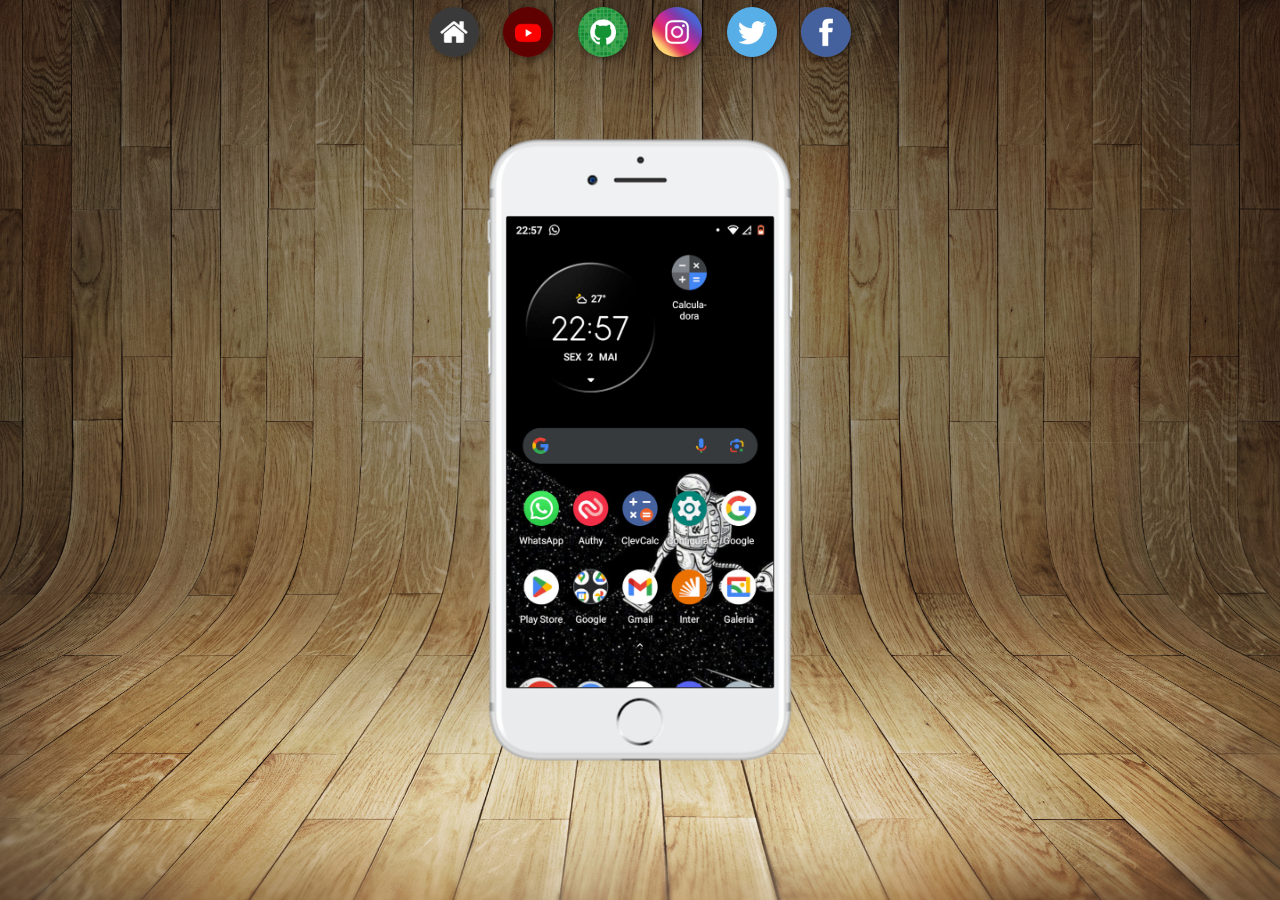
<file: index.html>
<!DOCTYPE html>
<html lang="pt-br">
<head>
    <meta charset="UTF-8">
    <meta name="viewport" content="width=device-width, initial-scale=1.0">
    <title>Projeto Redes Sociais</title>
    <link rel="shortcut icon" href="favicon.ico" type="image/x-icon">
    <link rel="stylesheet" href="estilos/style.css">
</head>
<body>
    <main>
        <section id="telefone">
            <iframe src="pages/home.html" frameborder="0" name="tela" id="tela">
                Infelizmente seu navegador não é compatível com isso.
            </iframe>
        </section>
        <section id="redes-sociais">
            <a href="pages/home.html" target="tela"><img src="imagens/logo-home.jpg" alt="Página Home"></a>
            <a href="pages/youtube.html" target="tela"><img src="imagens//logo-youtube.jpg" alt="Página Youtube"></a>
            <a href="pages/github.html" target="tela"><img src="imagens/logo-github.jpg" alt="Página Github"></a>
            <a href="pages/instagram.html" target="tela"><img src="imagens/logo-instagram.jpg" alt="Página Instagram"></a>
            <a href="pages/twitter.html" target="tela"><img src="imagens/logo-twitter.jpg" alt="Página Twitter"></a>
            <a href="pages/facebook.html" target="tela"><img src="imagens/logo-facebook.jpg" alt="Página Facebook"></a>
        </section>
    </main>
</body>
</html>
</file>
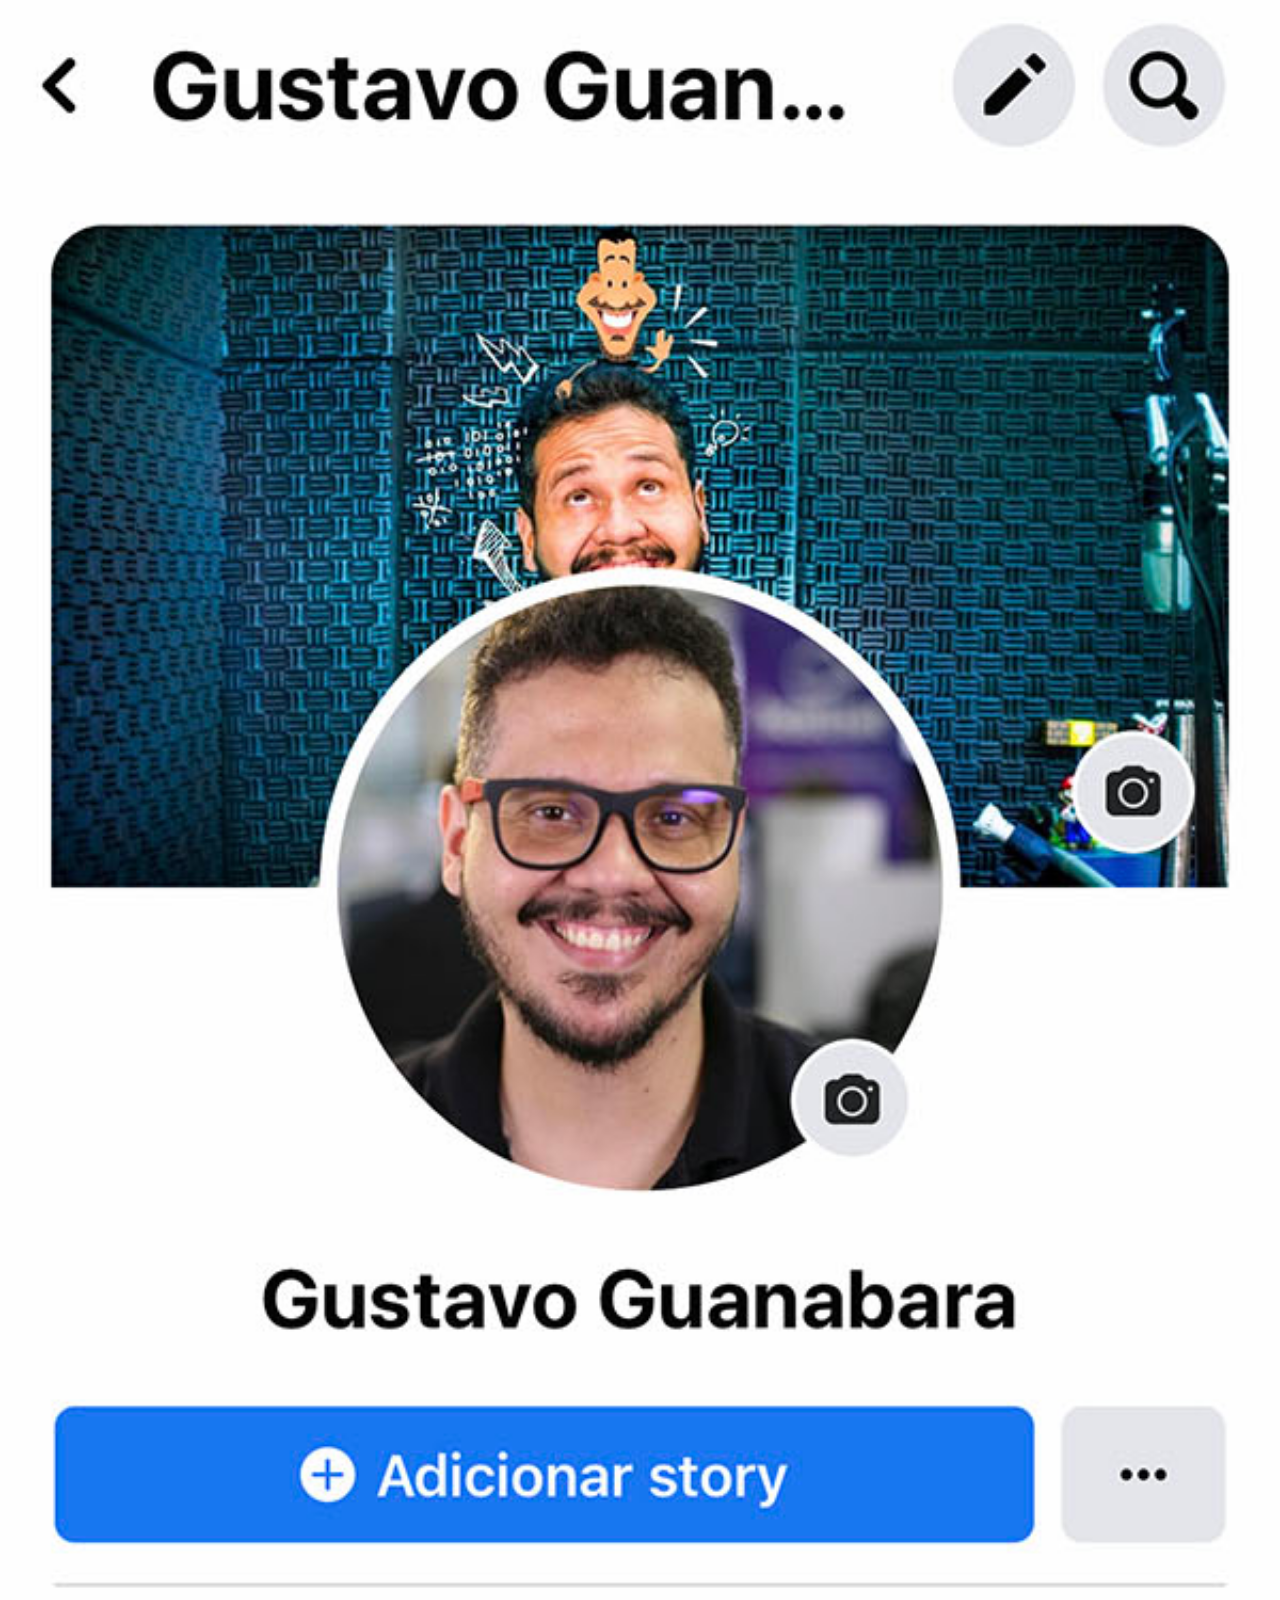
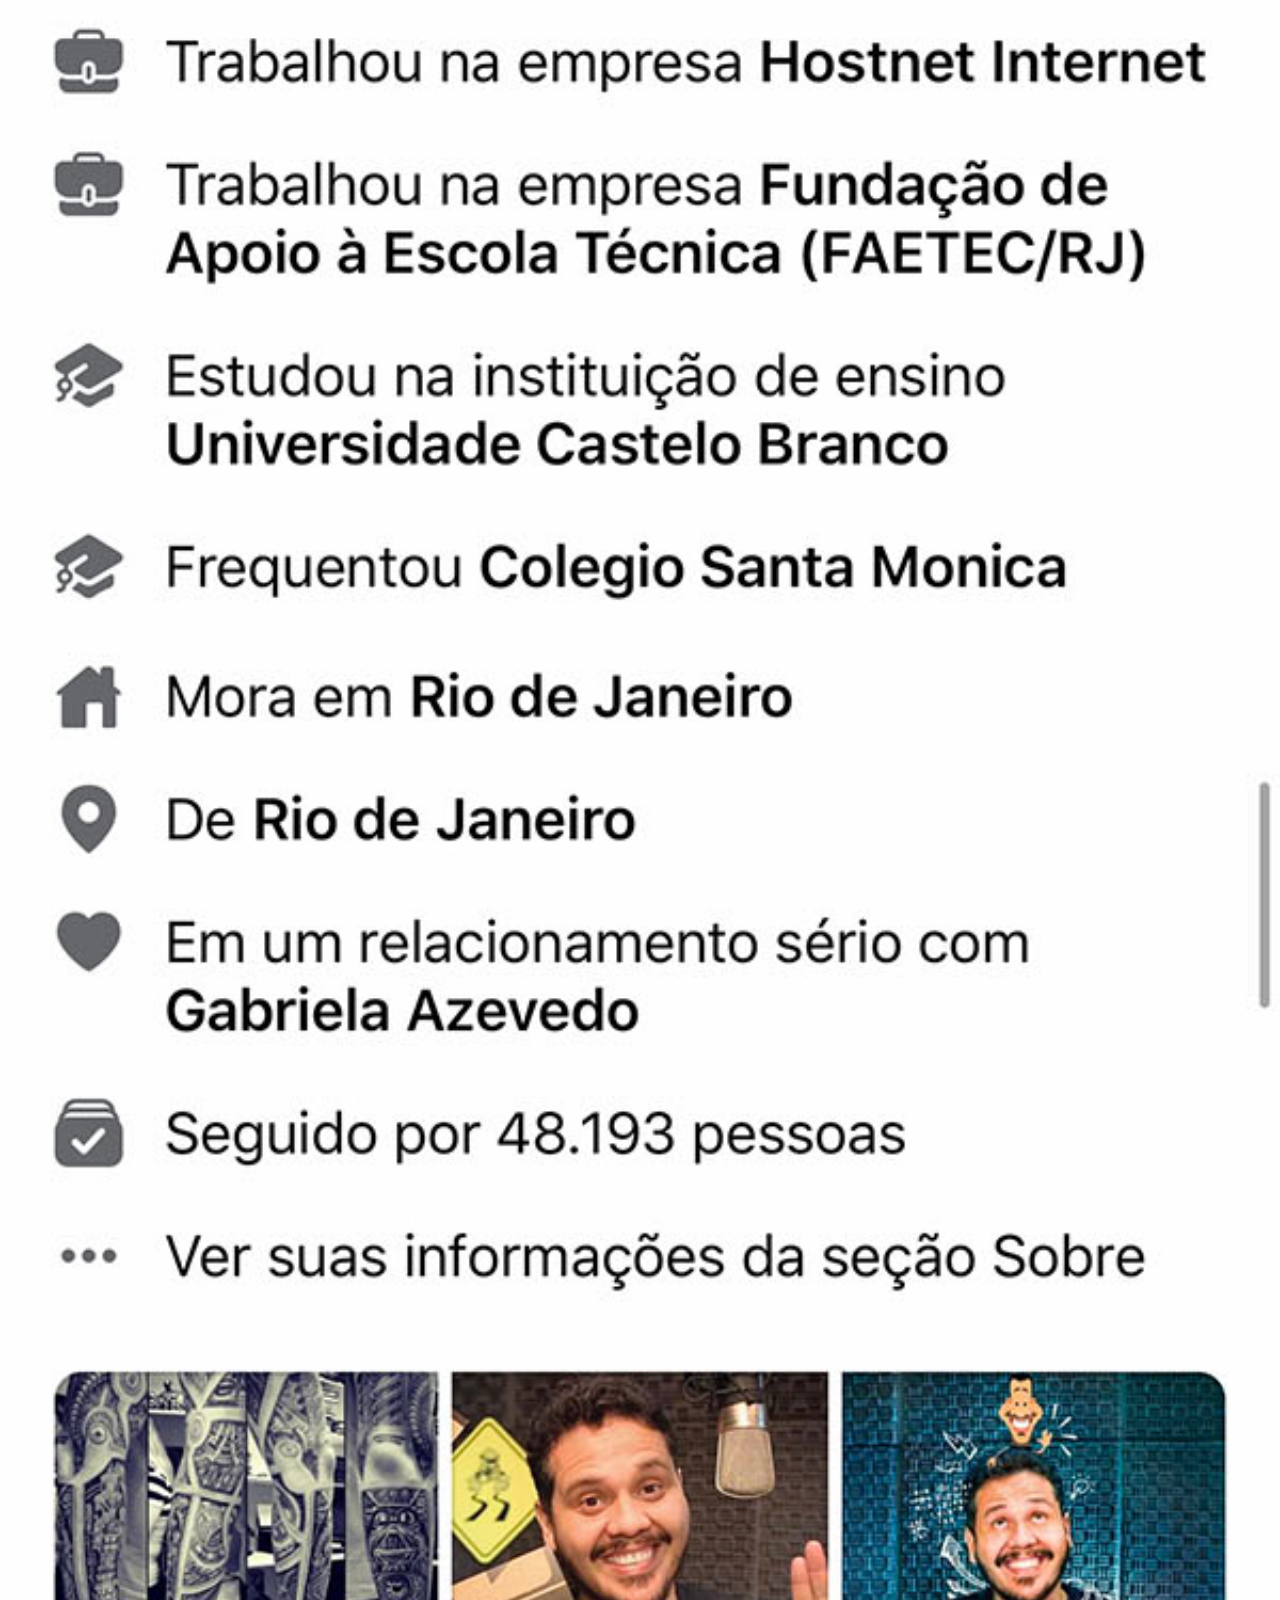
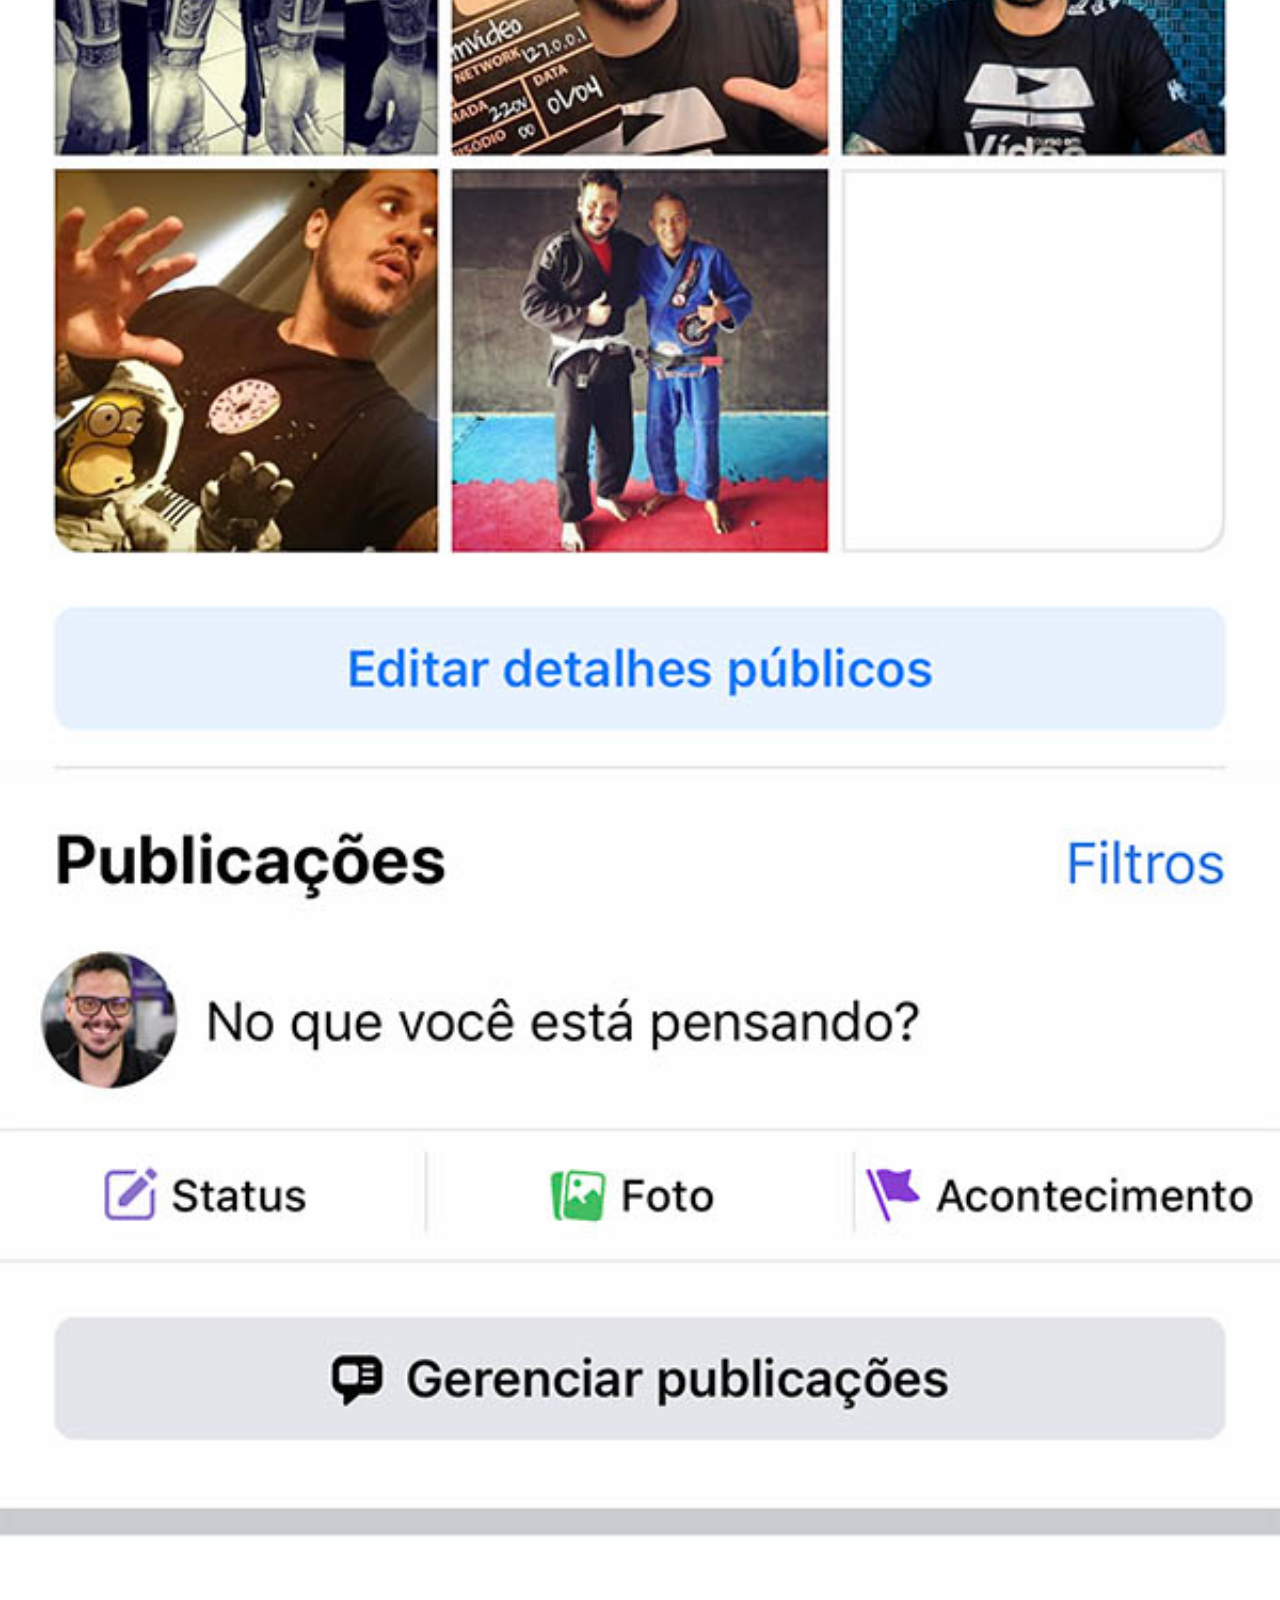
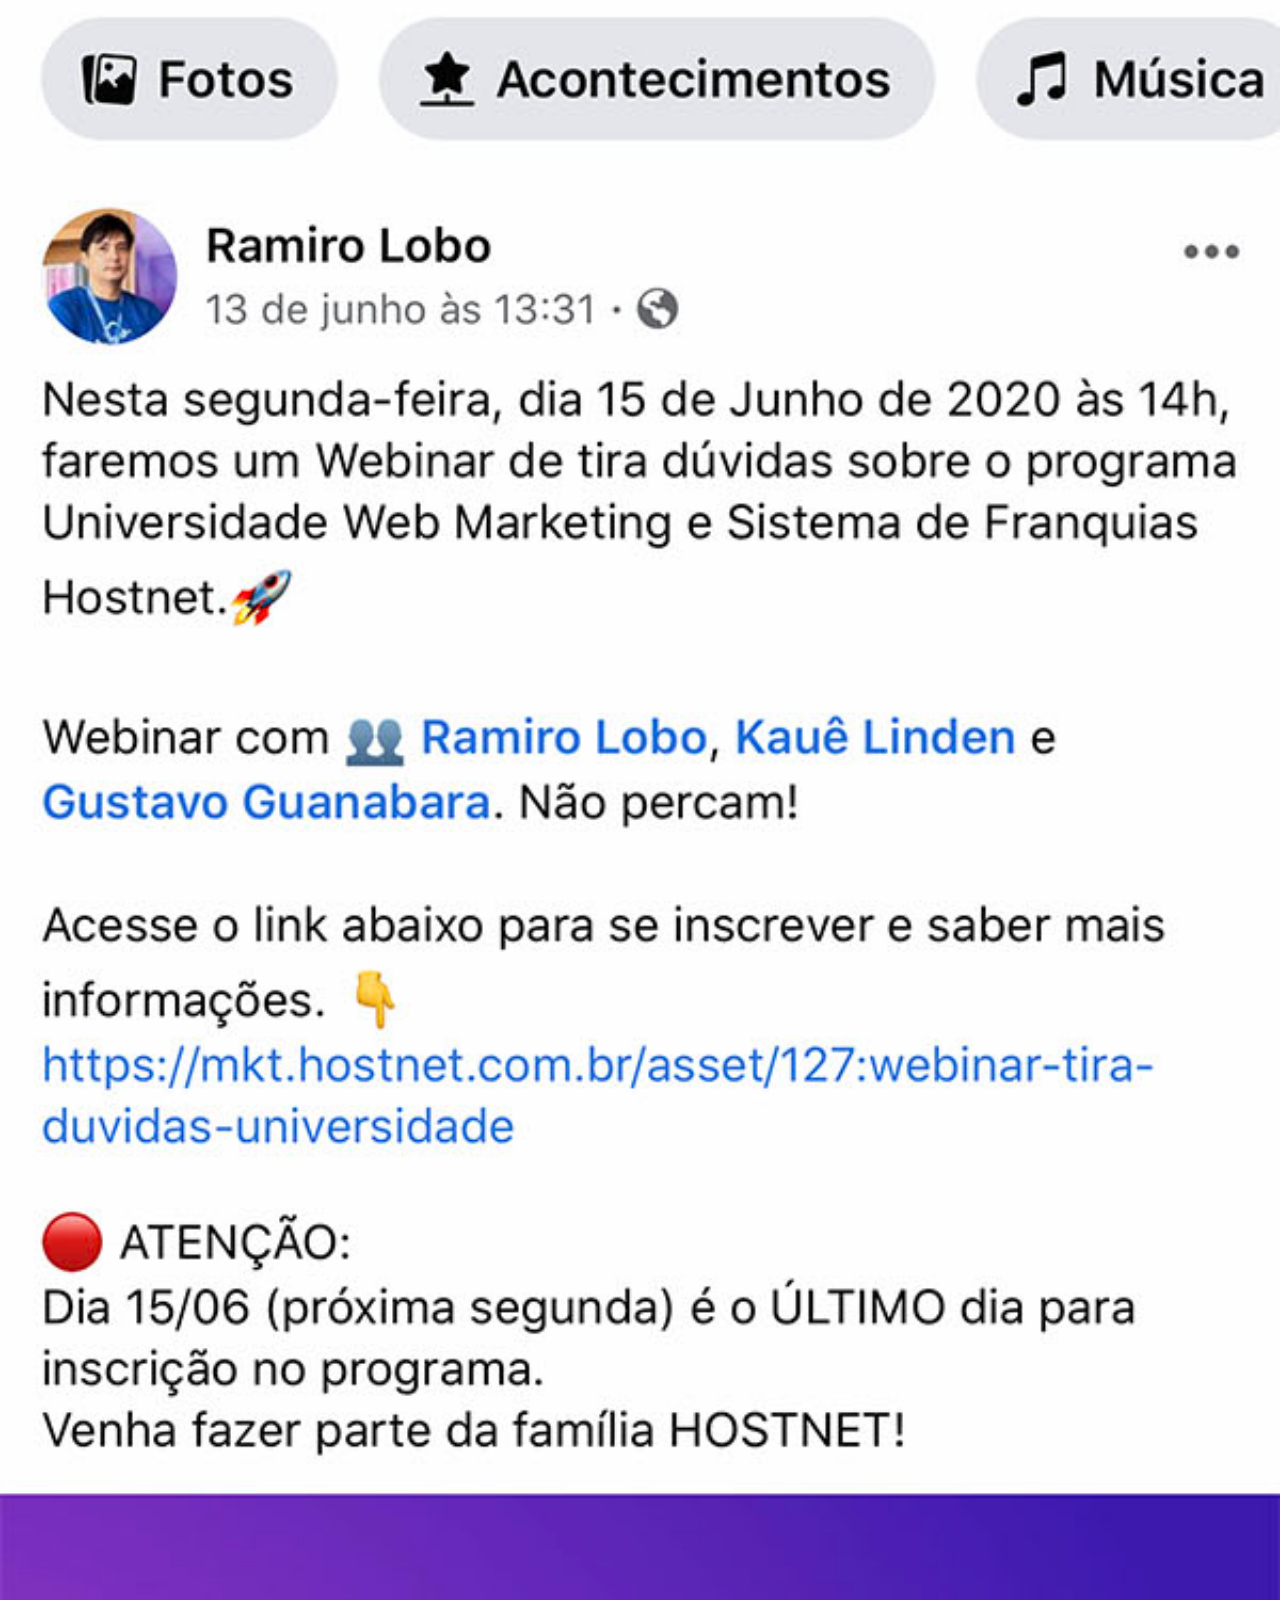
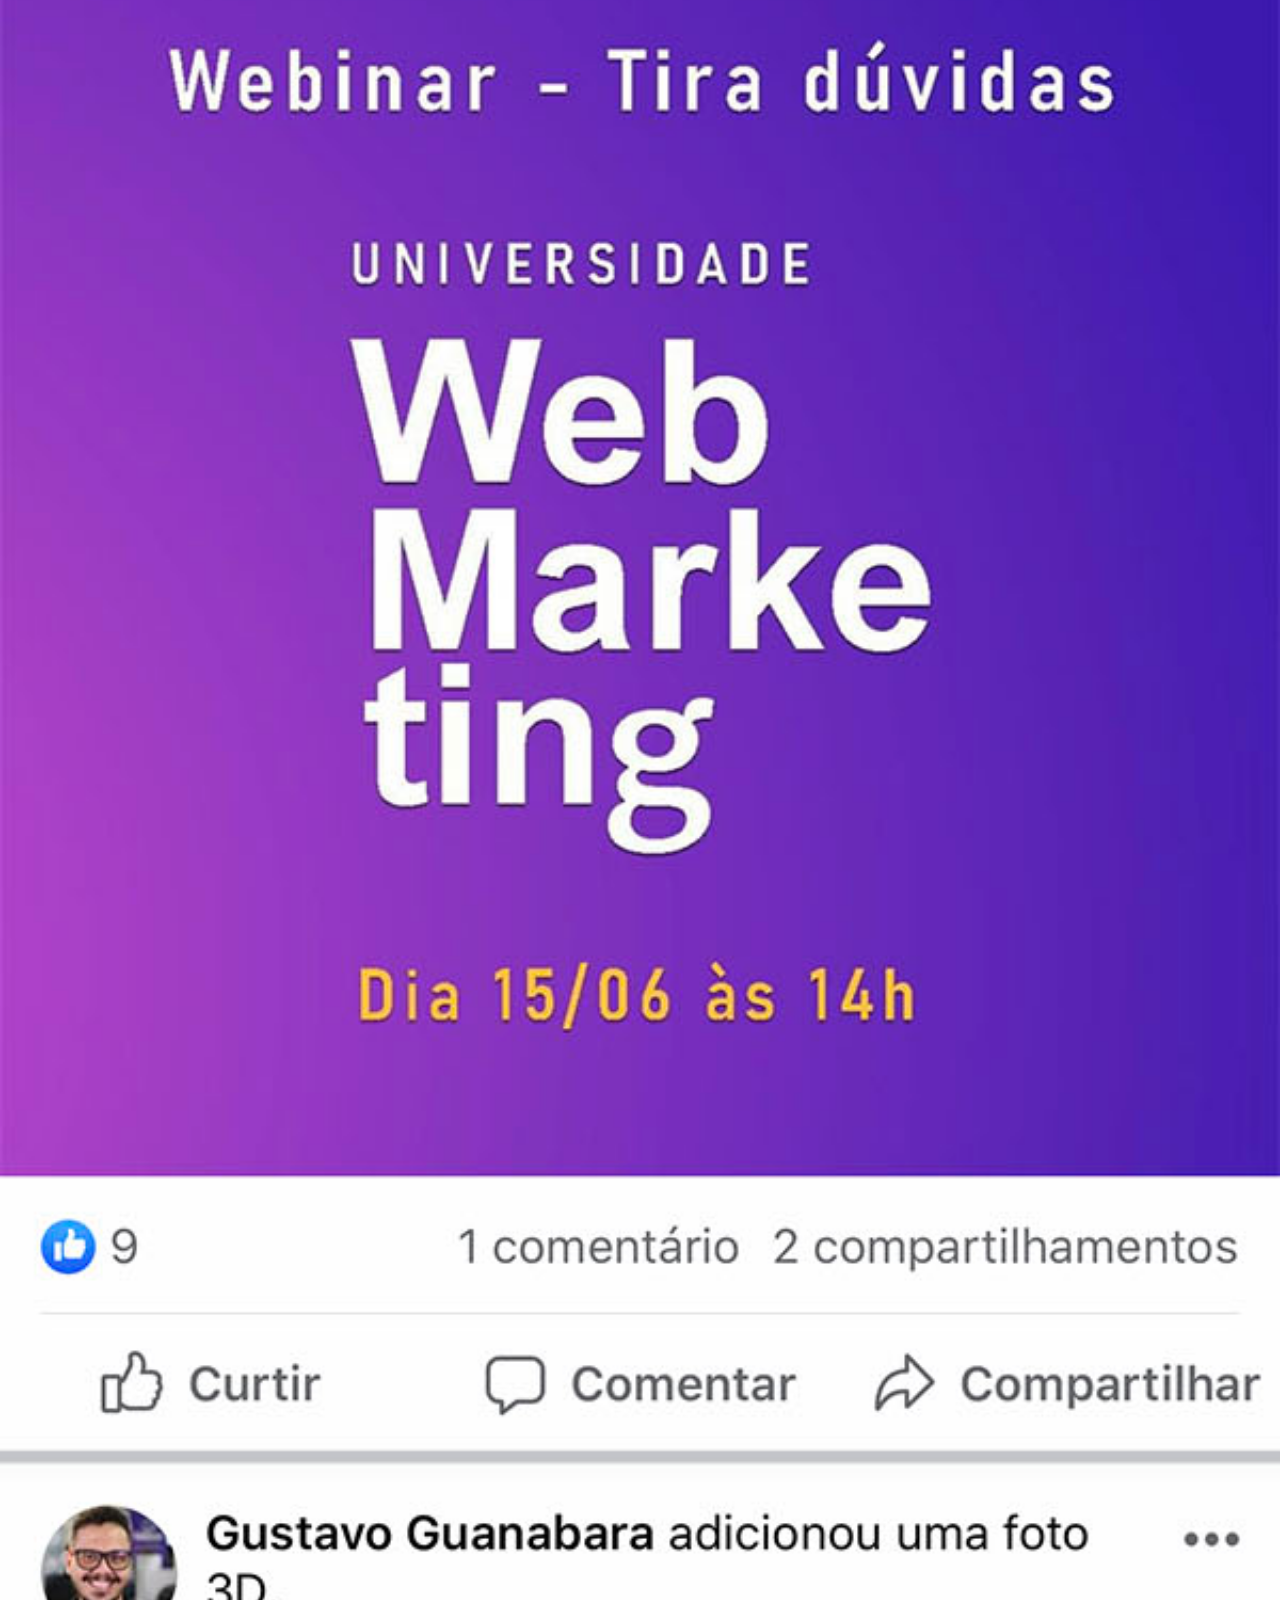
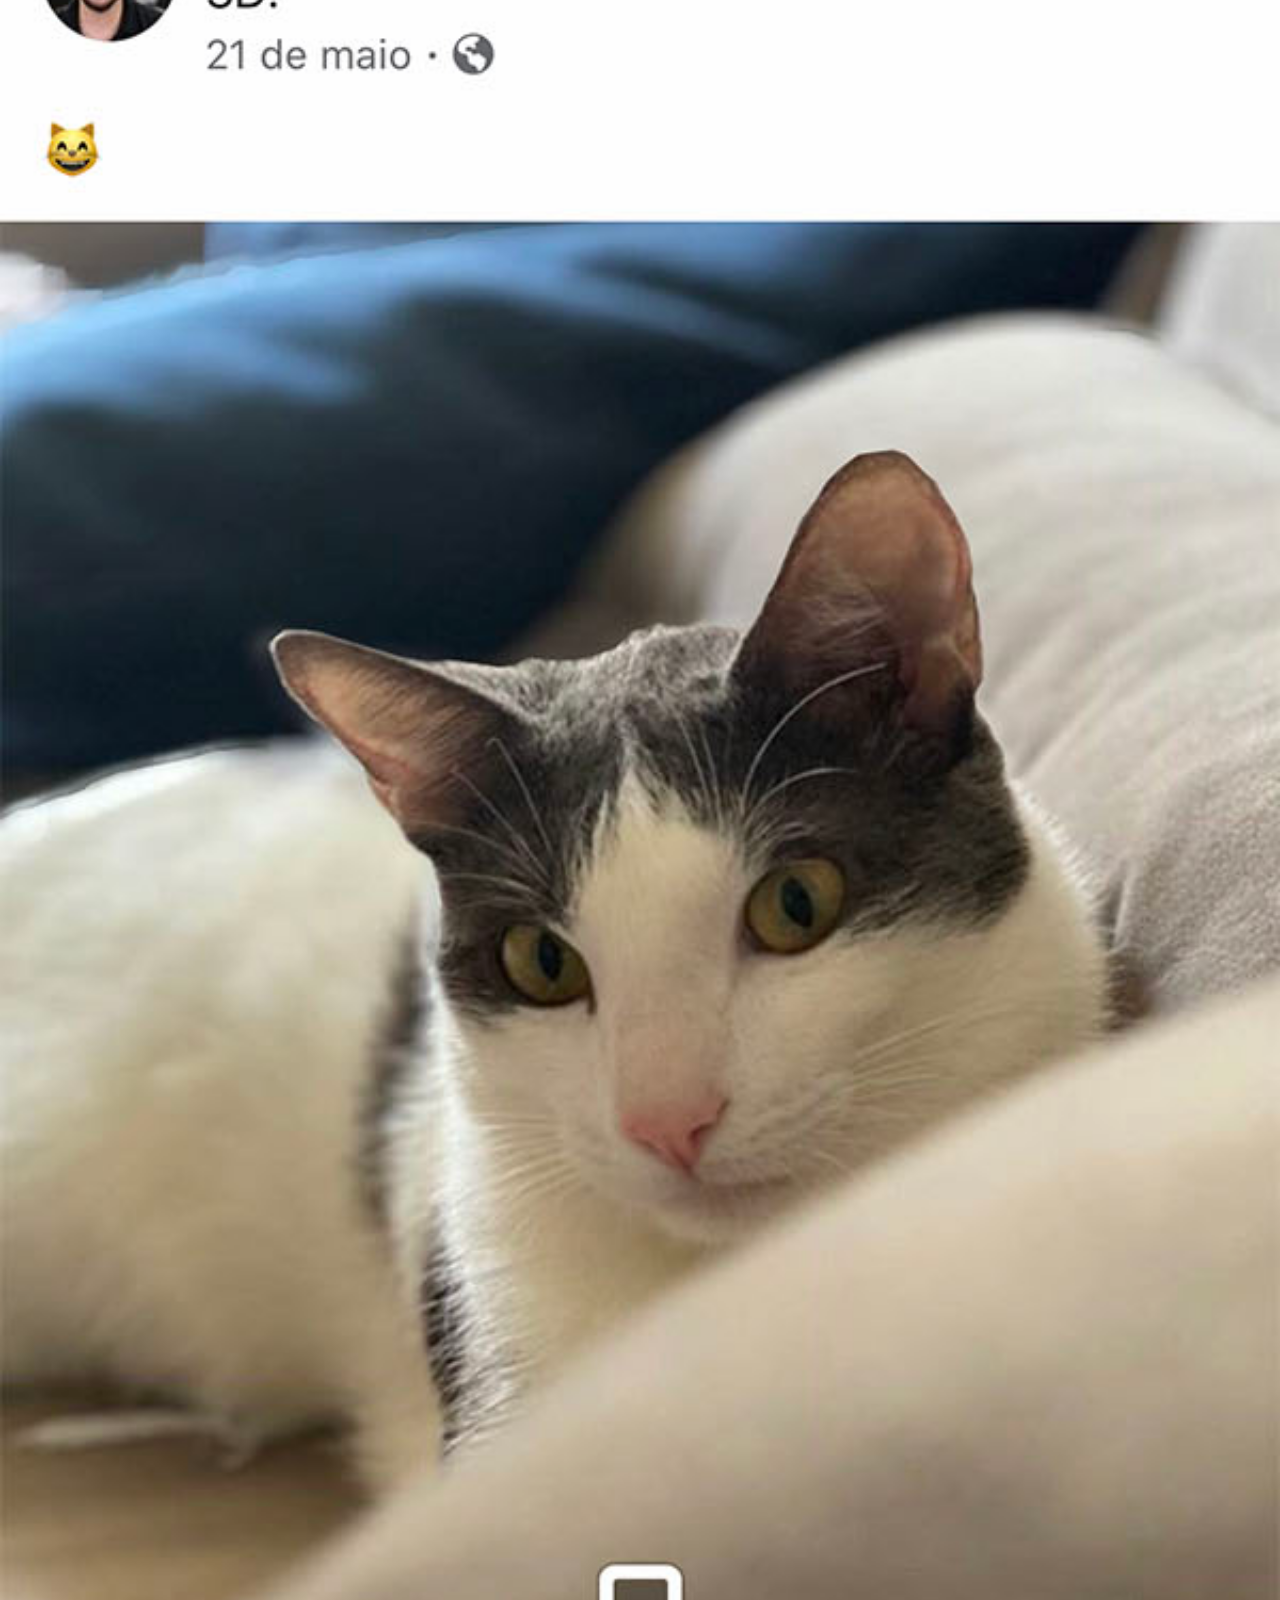
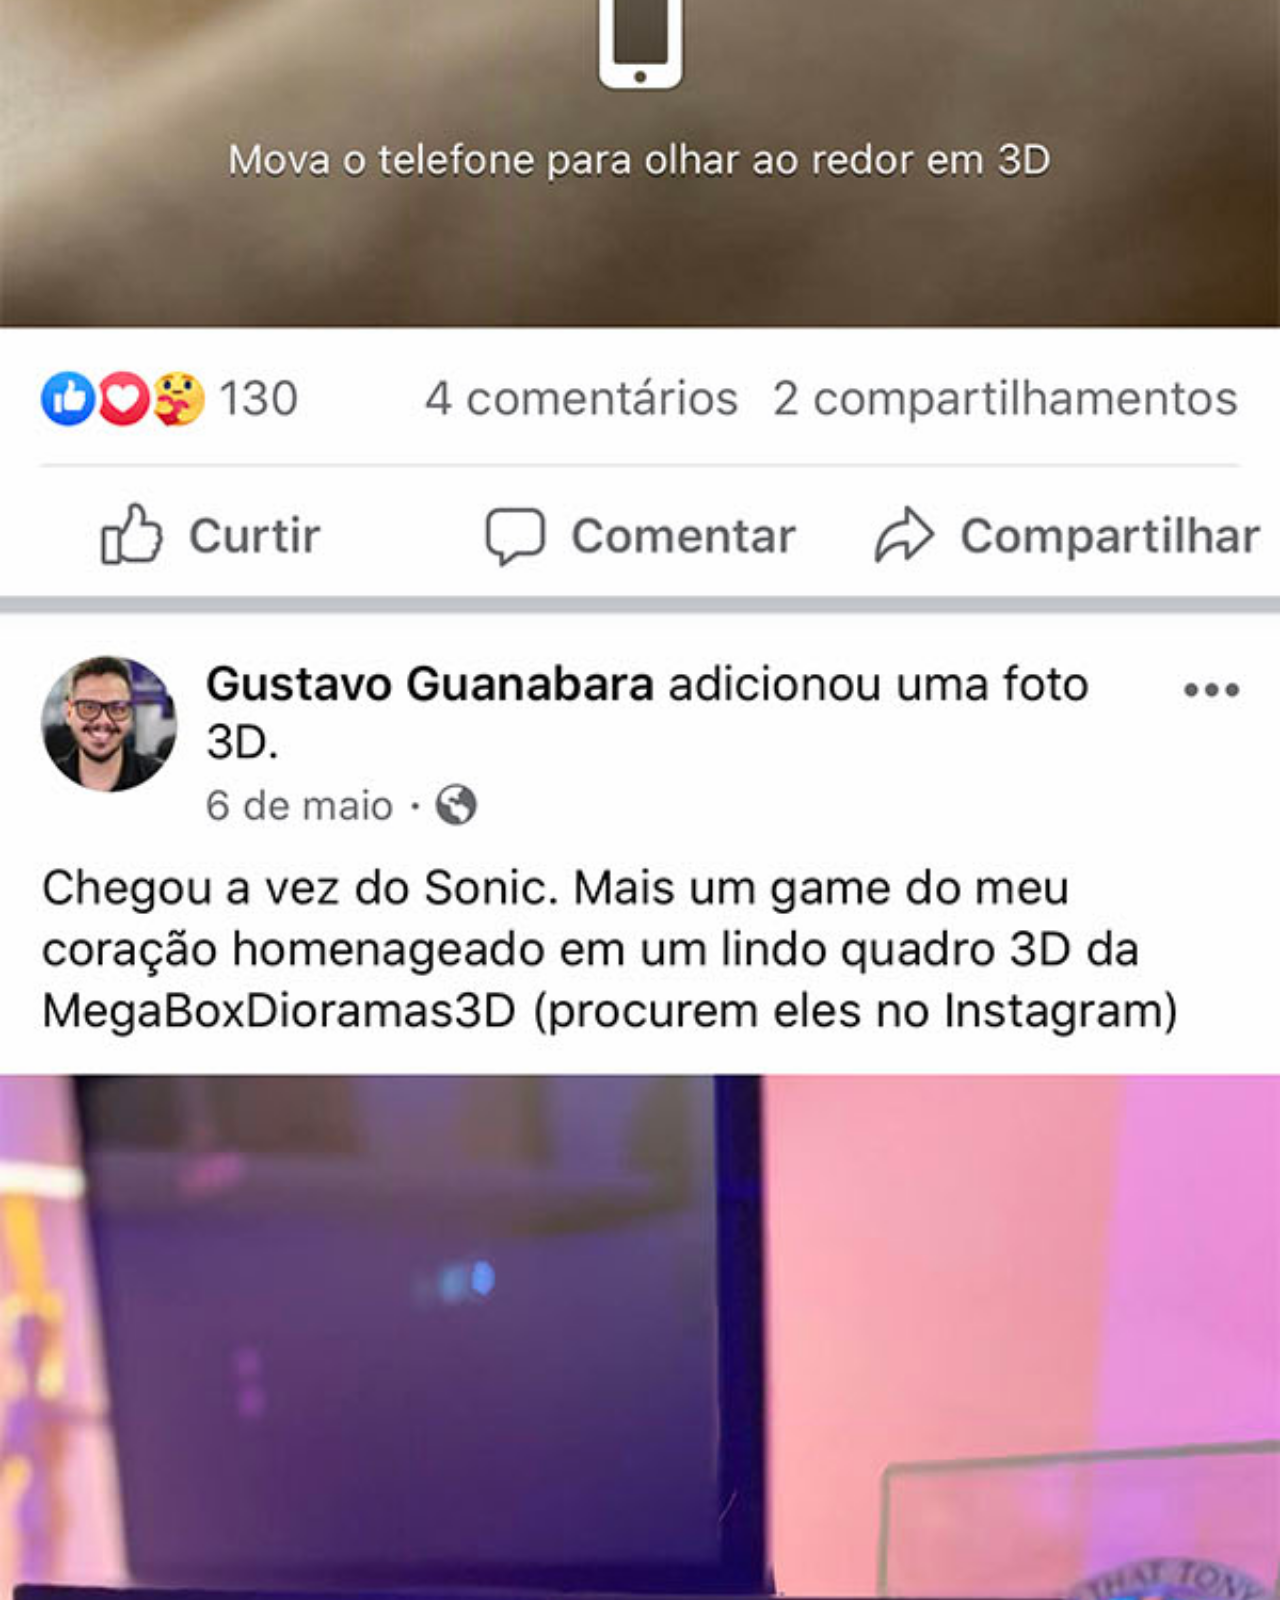
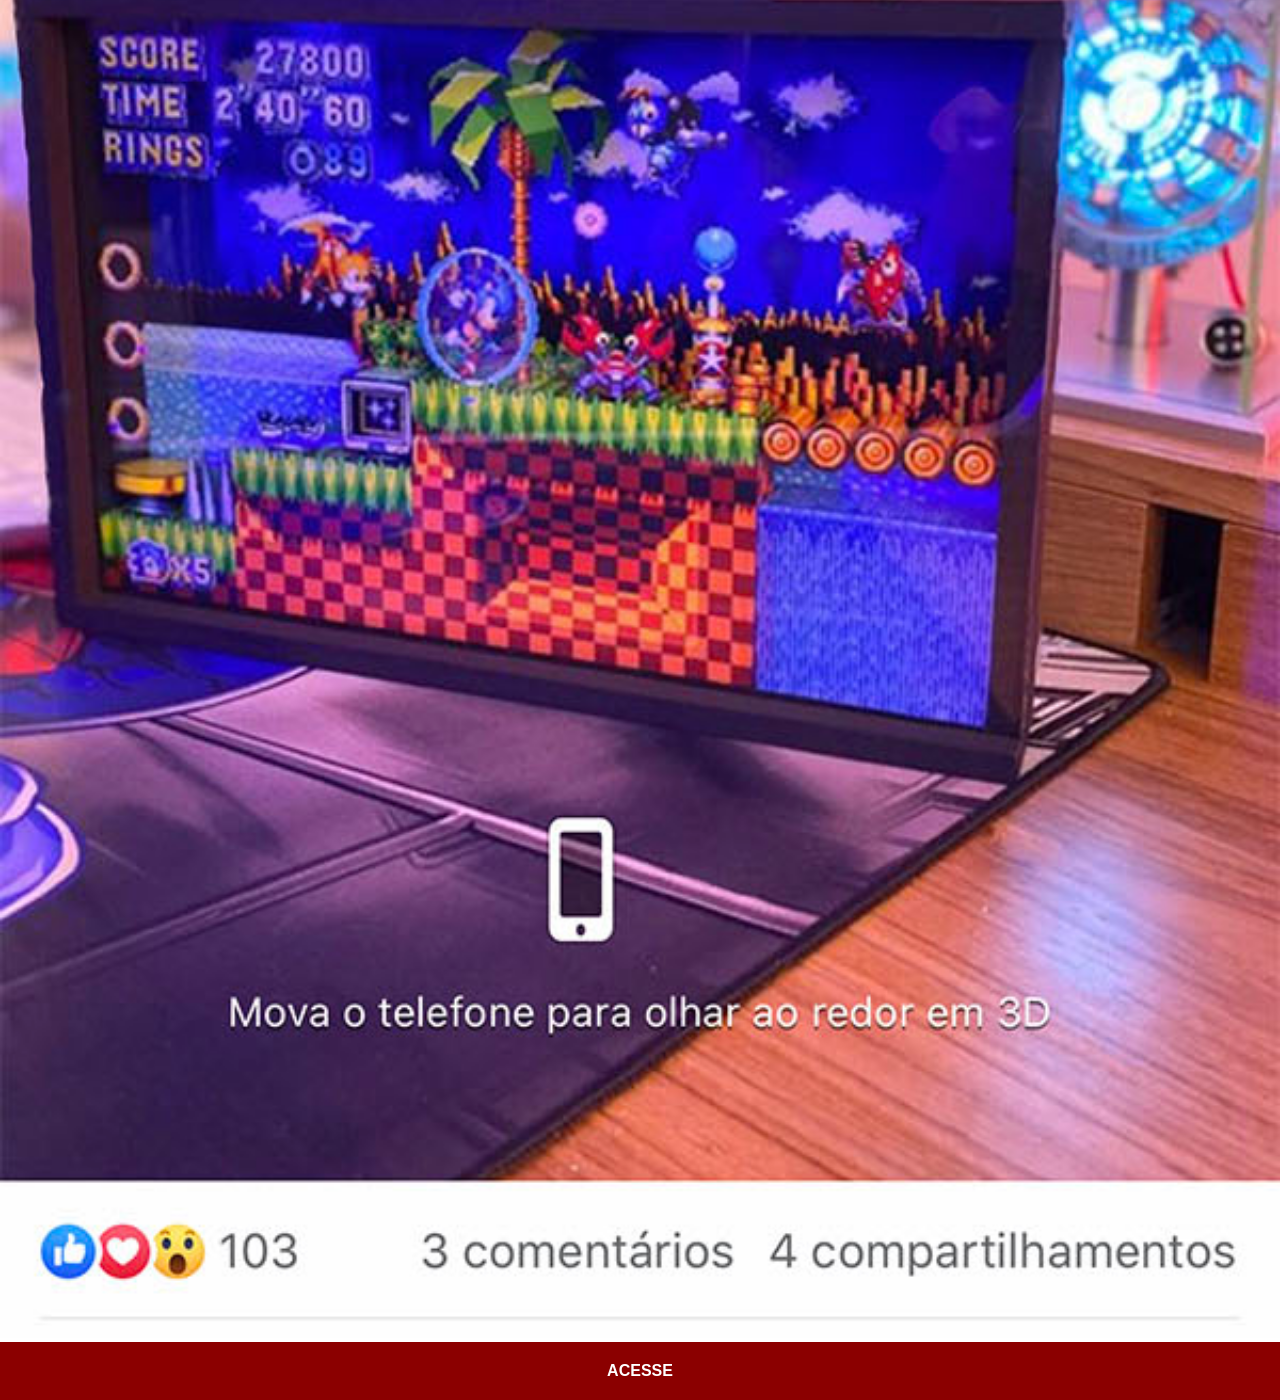
<file: pages/facebook.html>
<!DOCTYPE html>
<html lang="pt-br">
<head>
    <meta charset="UTF-8">
    <meta name="viewport" content="width=device-width, initial-scale=1.0">
    <title>Facebook</title>
    <link rel="stylesheet" href="../estilos/social.css">
</head>
<body>
    <img src="../imagens/tela-facebook.jpg" alt="Tela do Facebook">
    <a href="https://www.facebook.com/gustavoguanabara/" target="_blank">ACESSE</a>
</body>
</html>
</file>
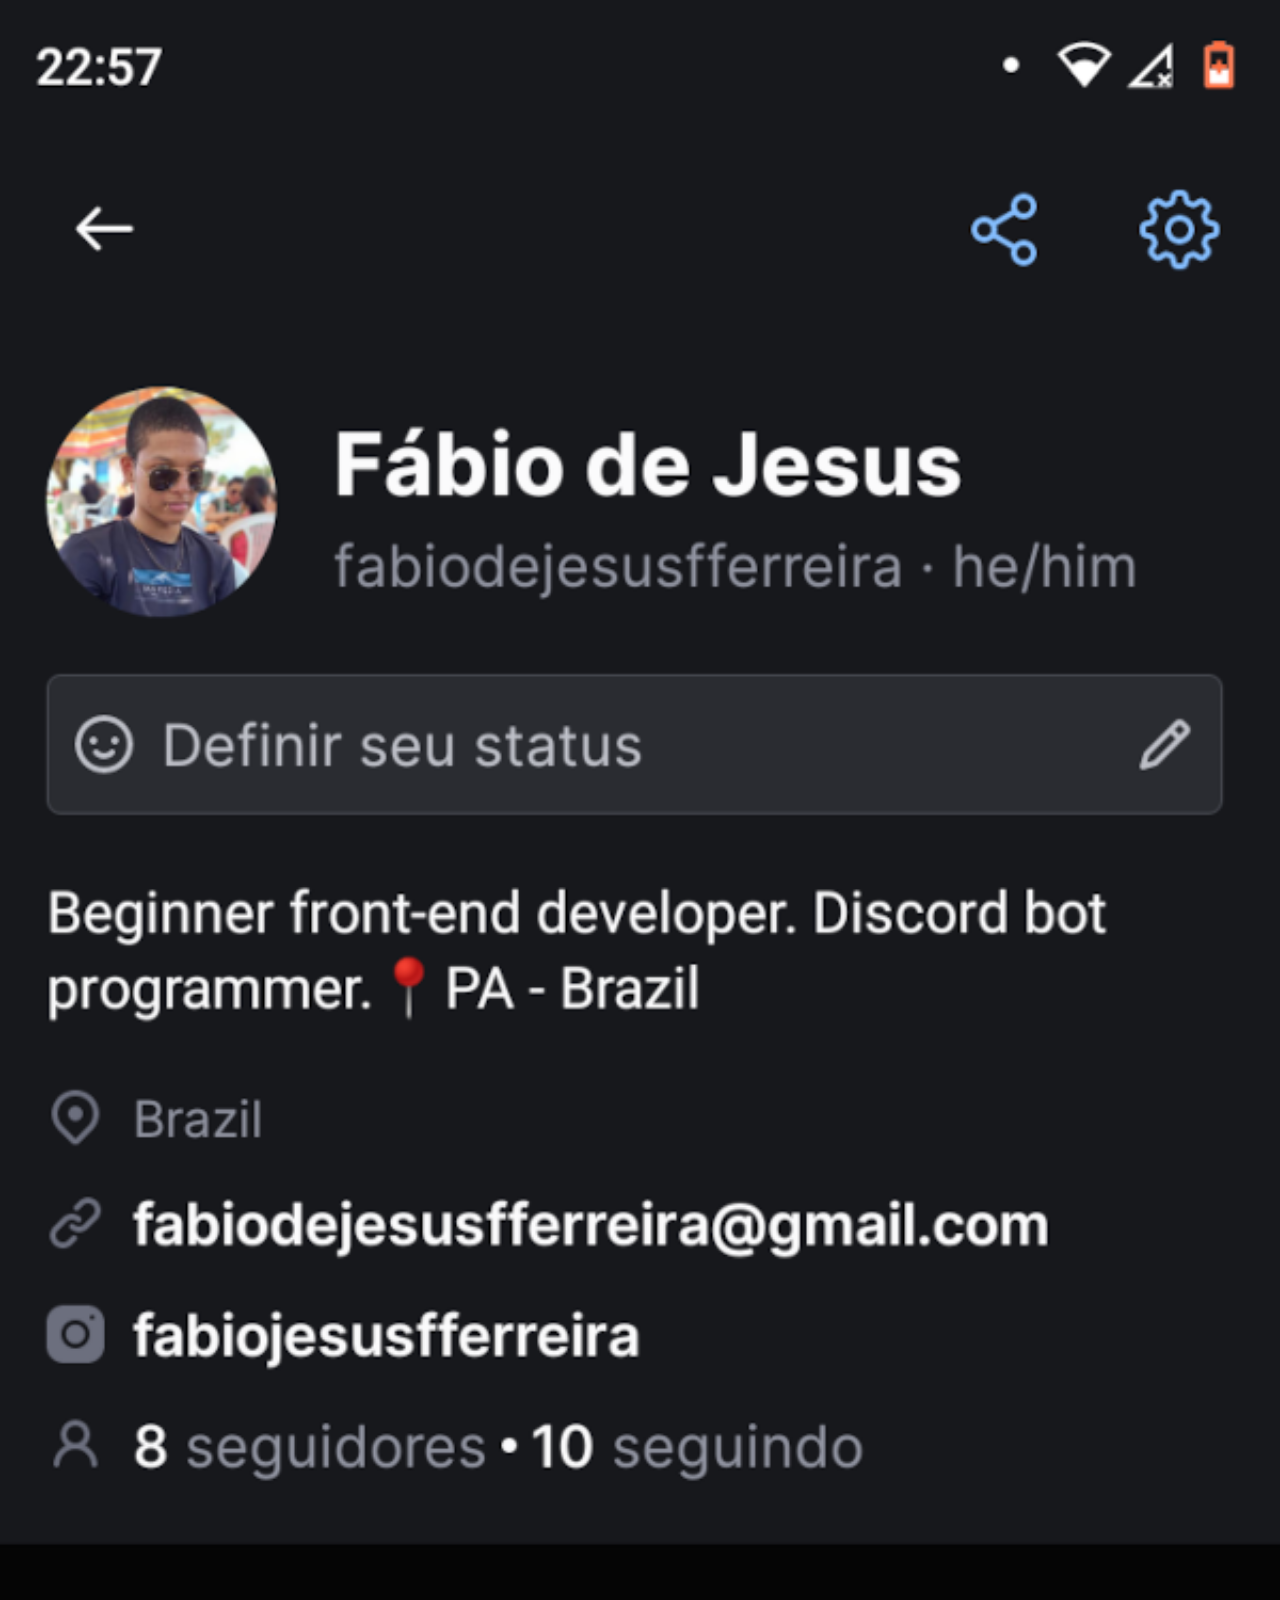
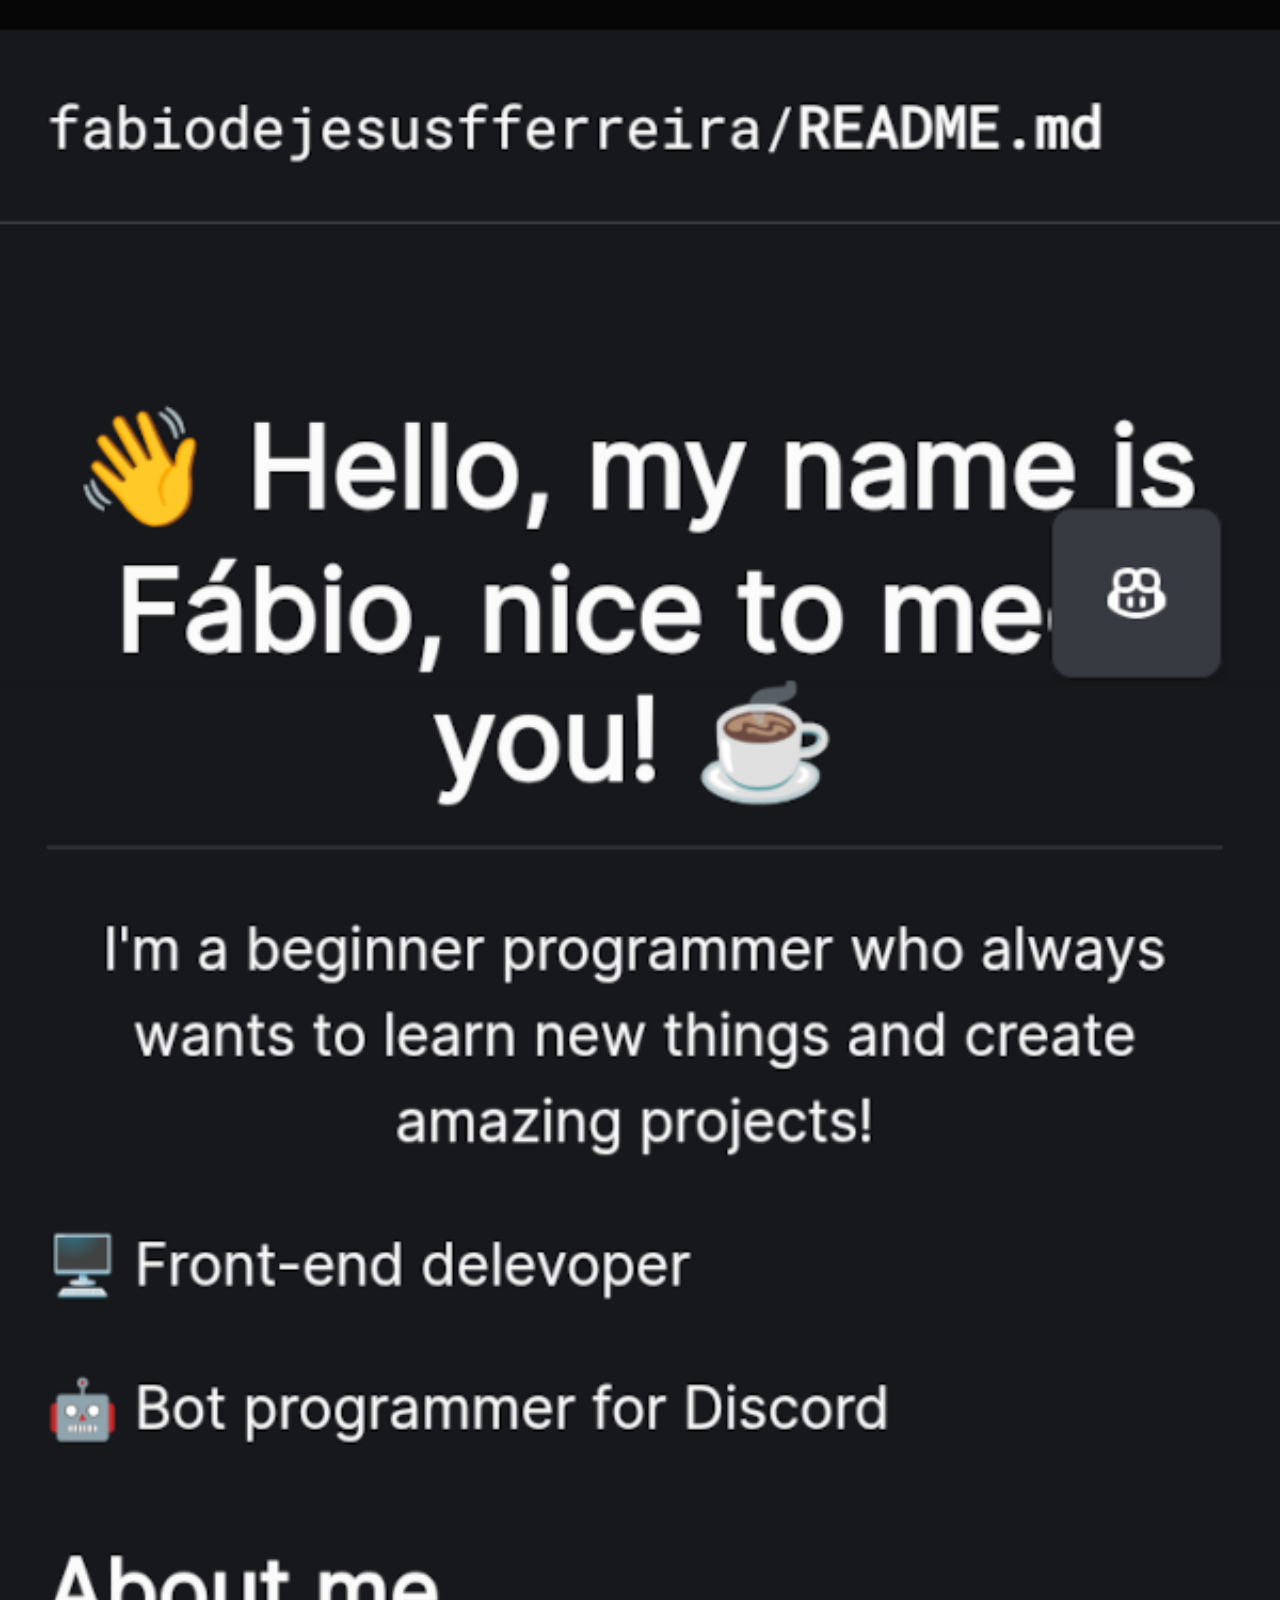
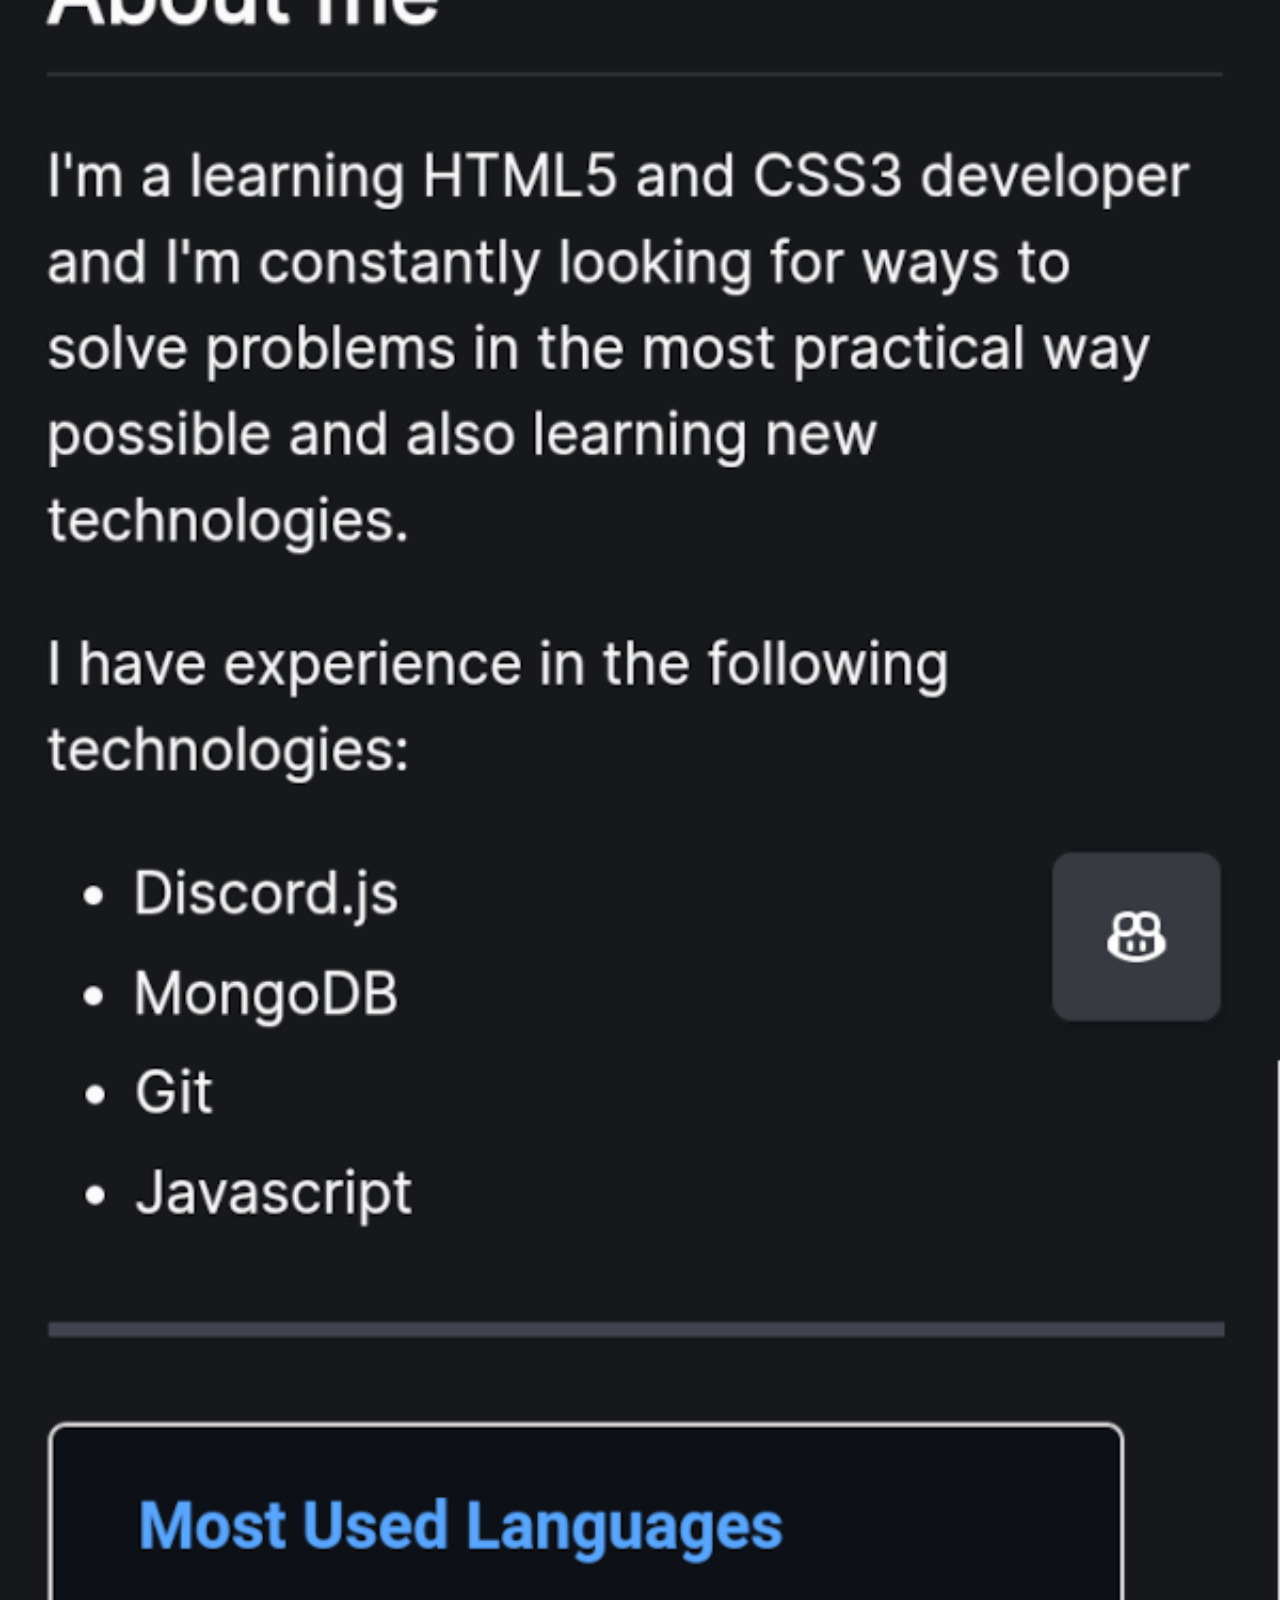
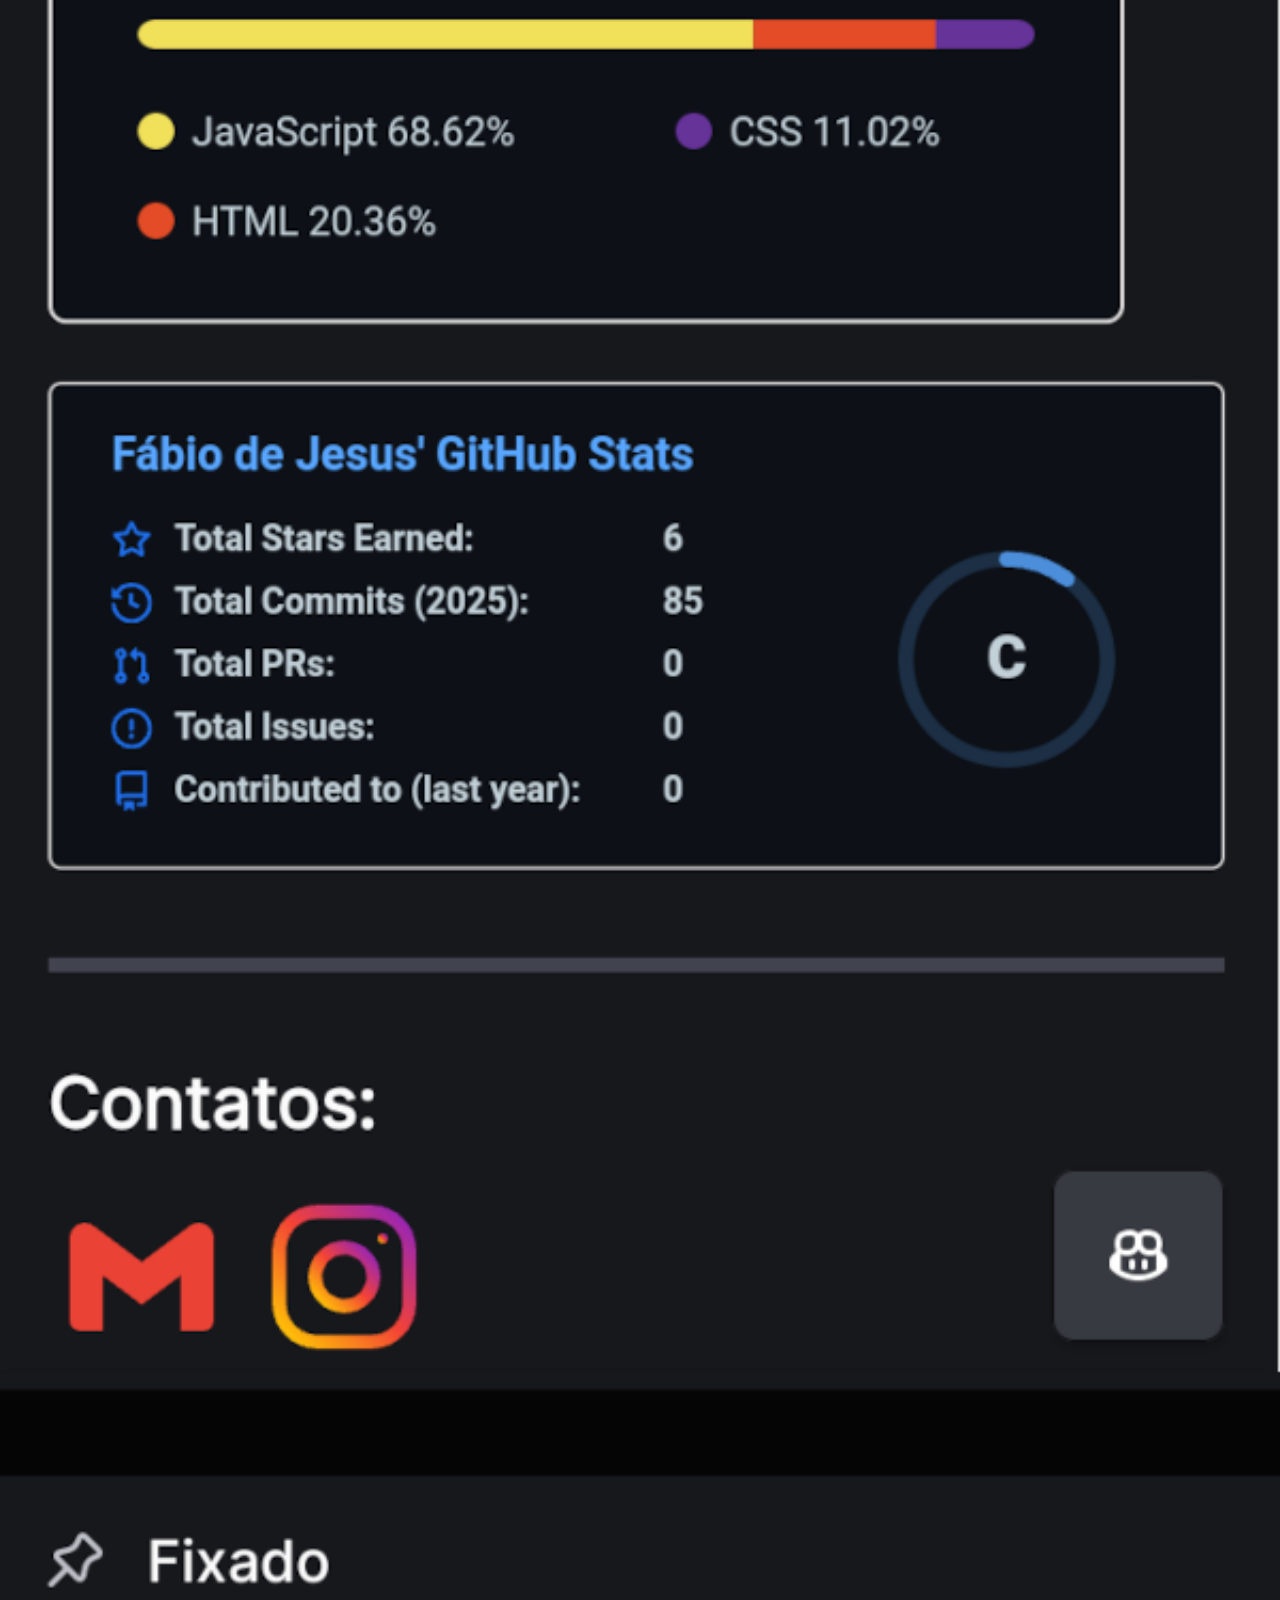
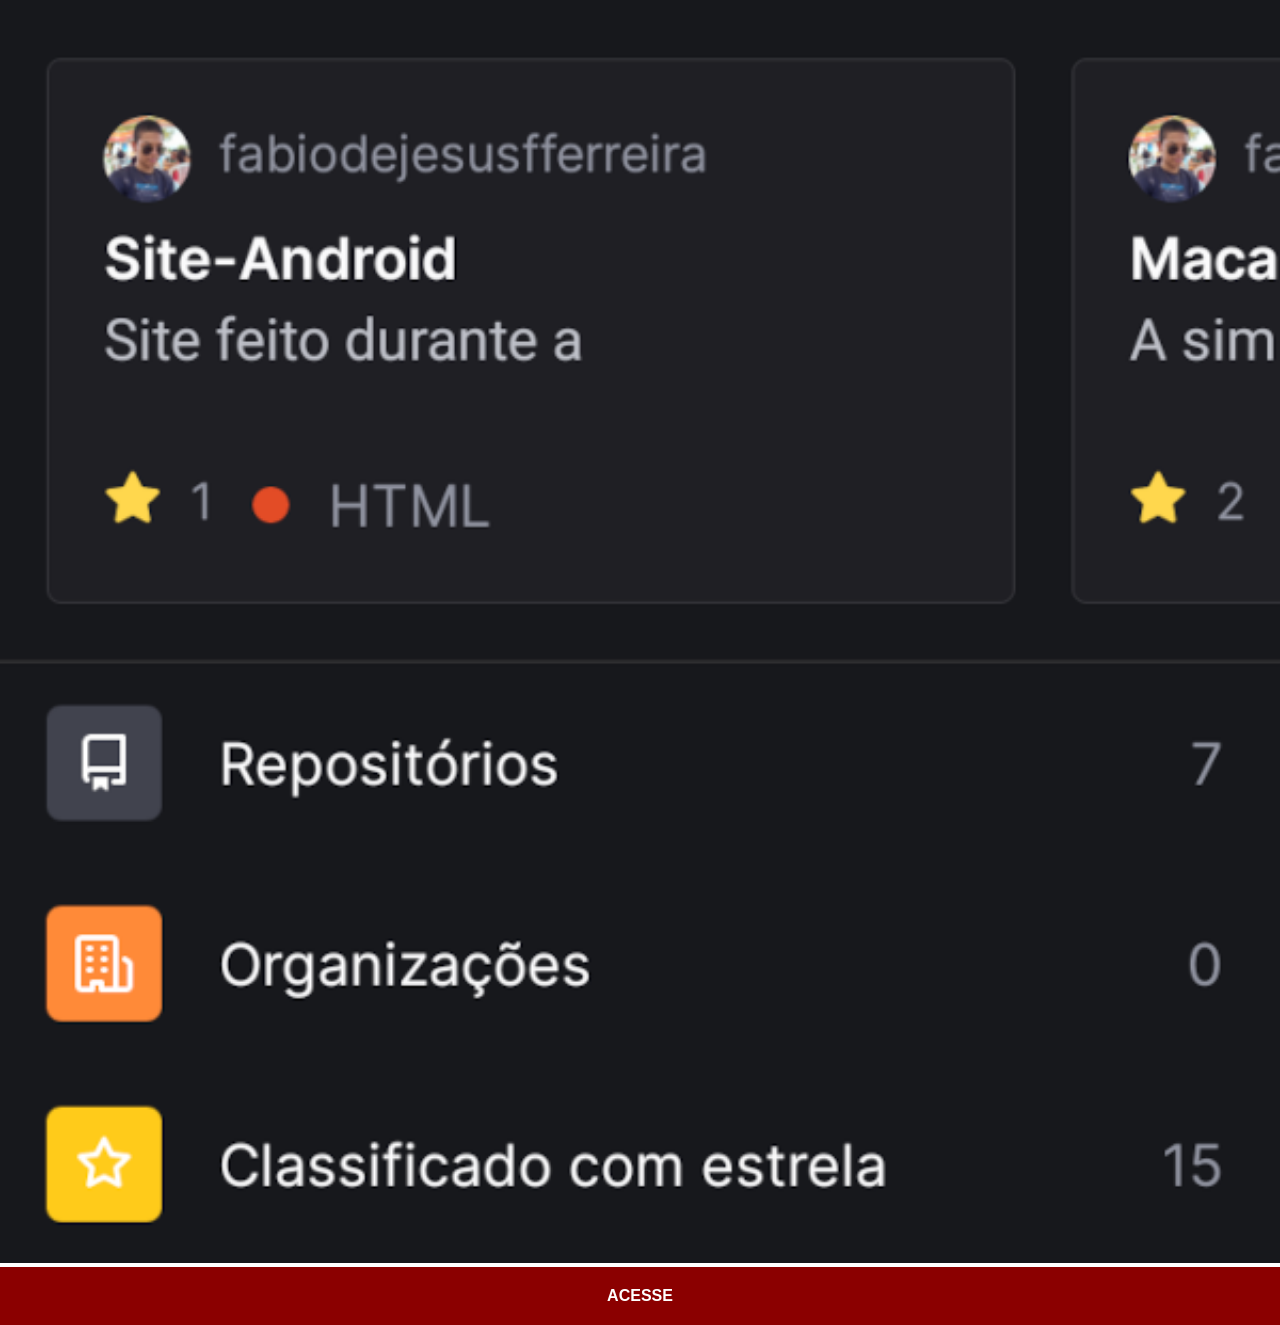
<file: pages/github.html>
<!DOCTYPE html>
<html lang="pt-br">
<head>
    <meta charset="UTF-8">
    <meta name="viewport" content="width=device-width, initial-scale=1.0">
    <title>GitHub</title>
    <link rel="stylesheet" href="../estilos/social.css">
</head>
<body>
    <img src="../imagens/tela-github.png" alt="Tela do GitHub">
    <a href="https://https://github.com/fabiodejesusfferreira" target="_blank">ACESSE</a>
</body>
</html>
</file>
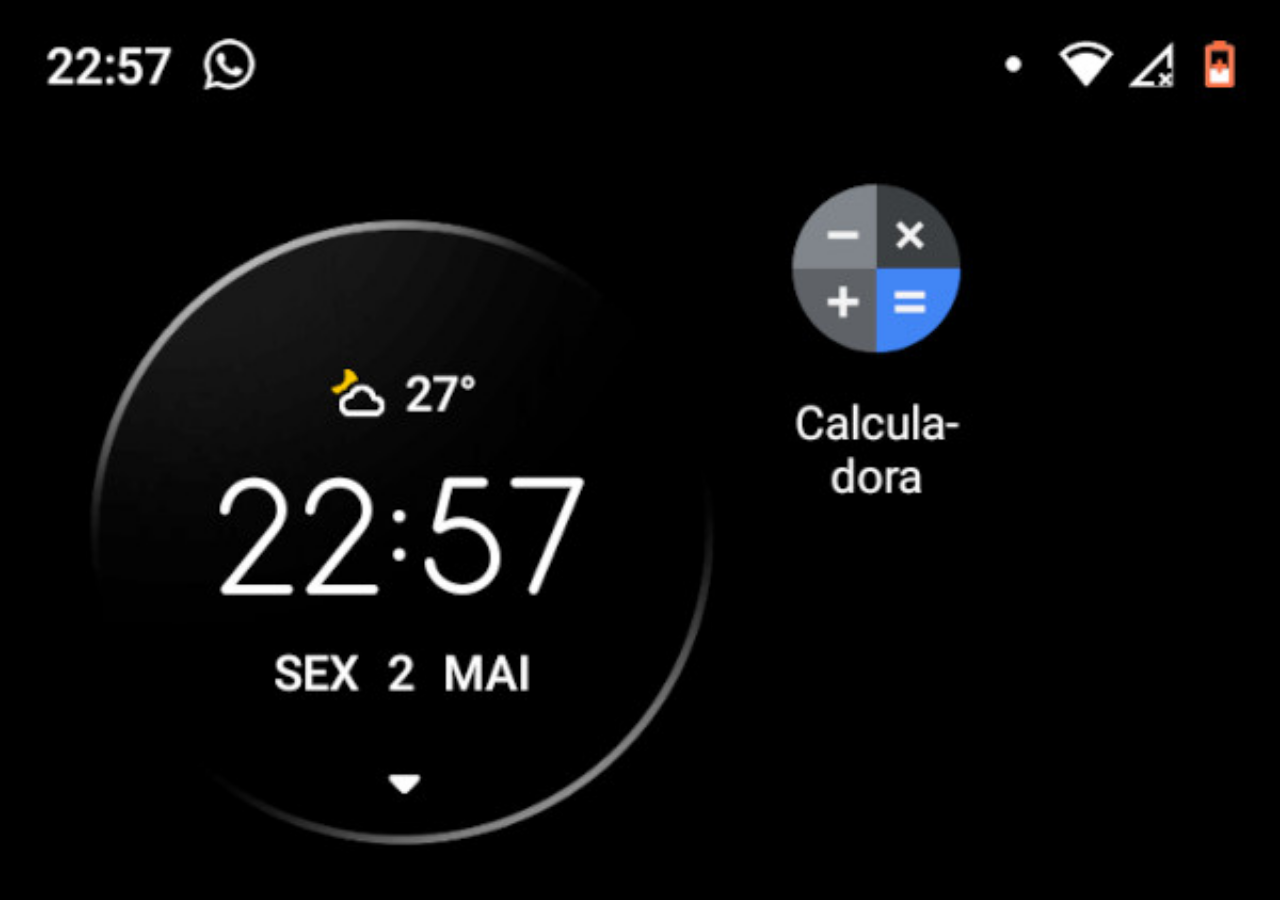
<file: pages/home.html>
<!DOCTYPE html>
<html lang="pt-br">
  <head>
    <meta charset="UTF-8" />
    <meta name="viewport" content="width=device-width, initial-scale=1.0" />
    <title>Home</title>
  </head>
  <style>
    * {
      margin: 0px;
      padding: 0px;
    }

    body {
        width: 100vw;
        height: 100vh;
        background: black url(../imagens/tela-home.jpg) no-repeat top center;
        background-size: cover;
    }
  </style>
  <body></body>
</html>
</file>
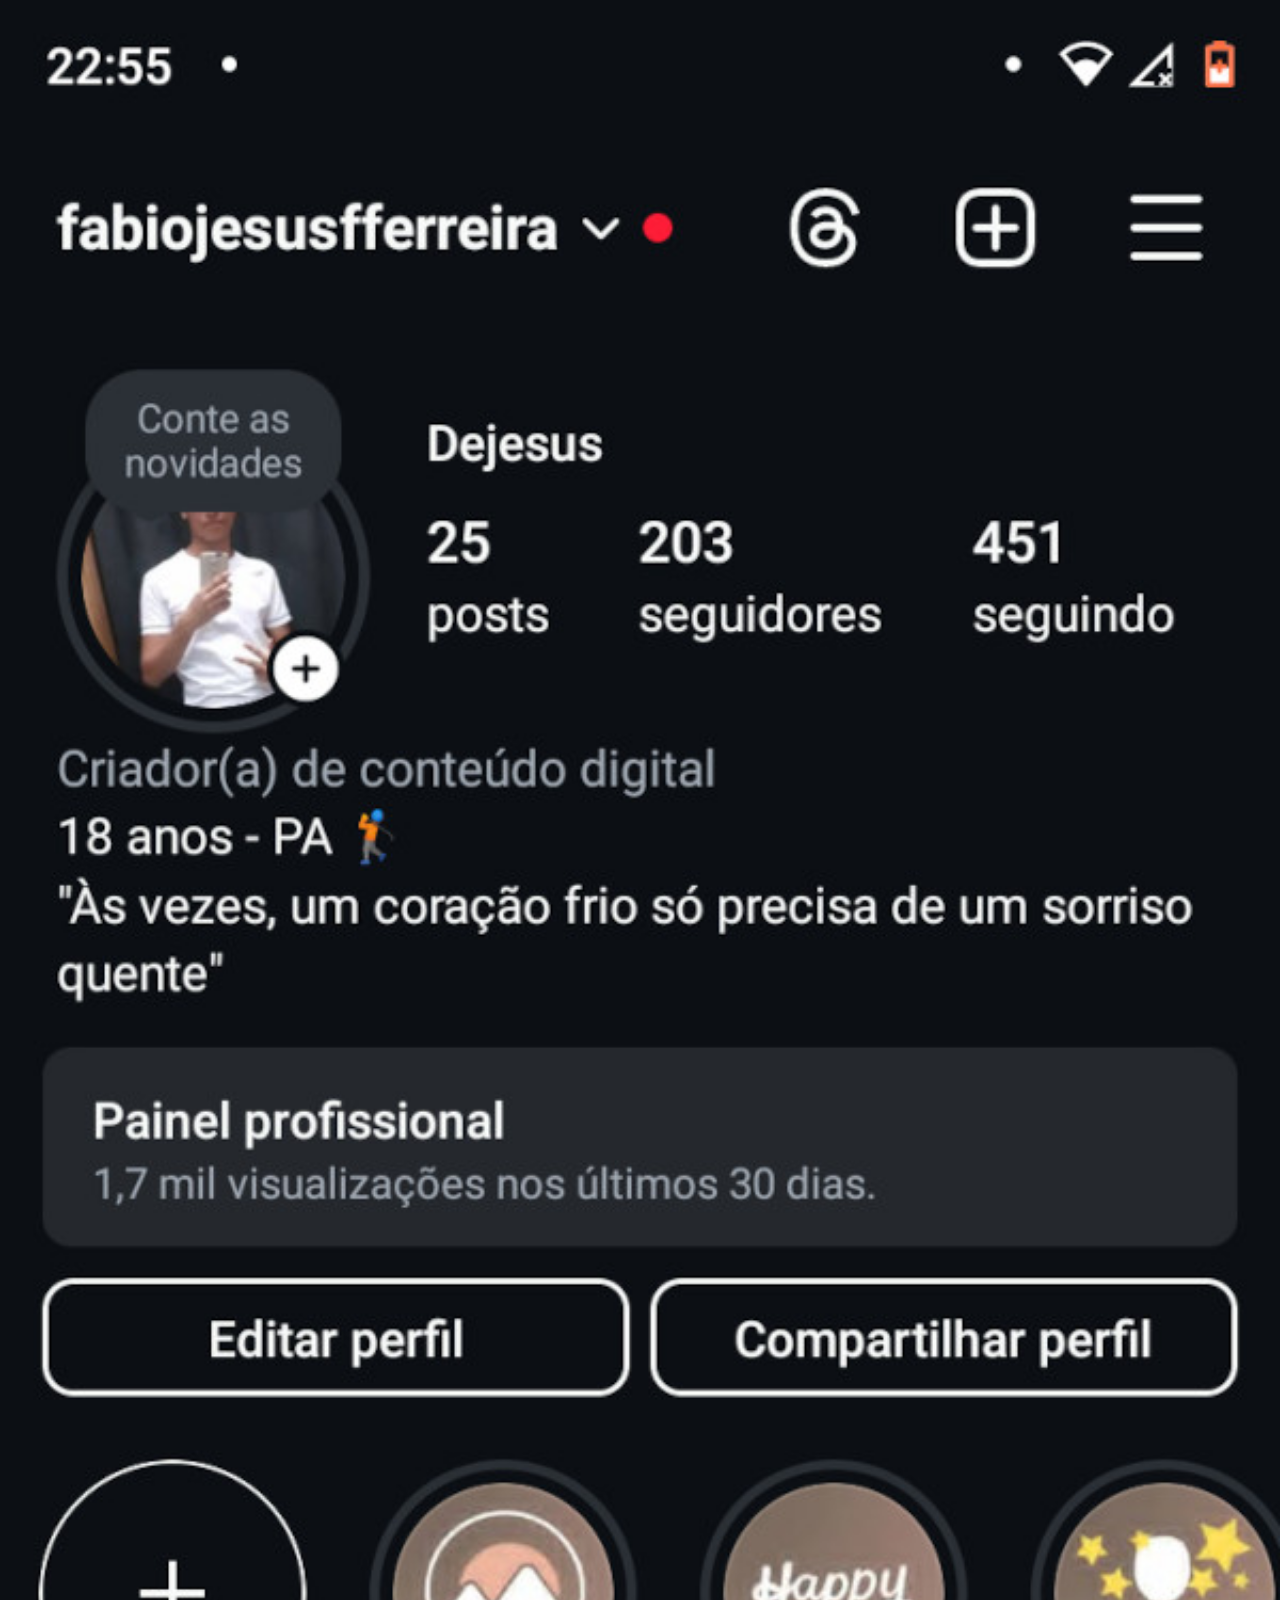
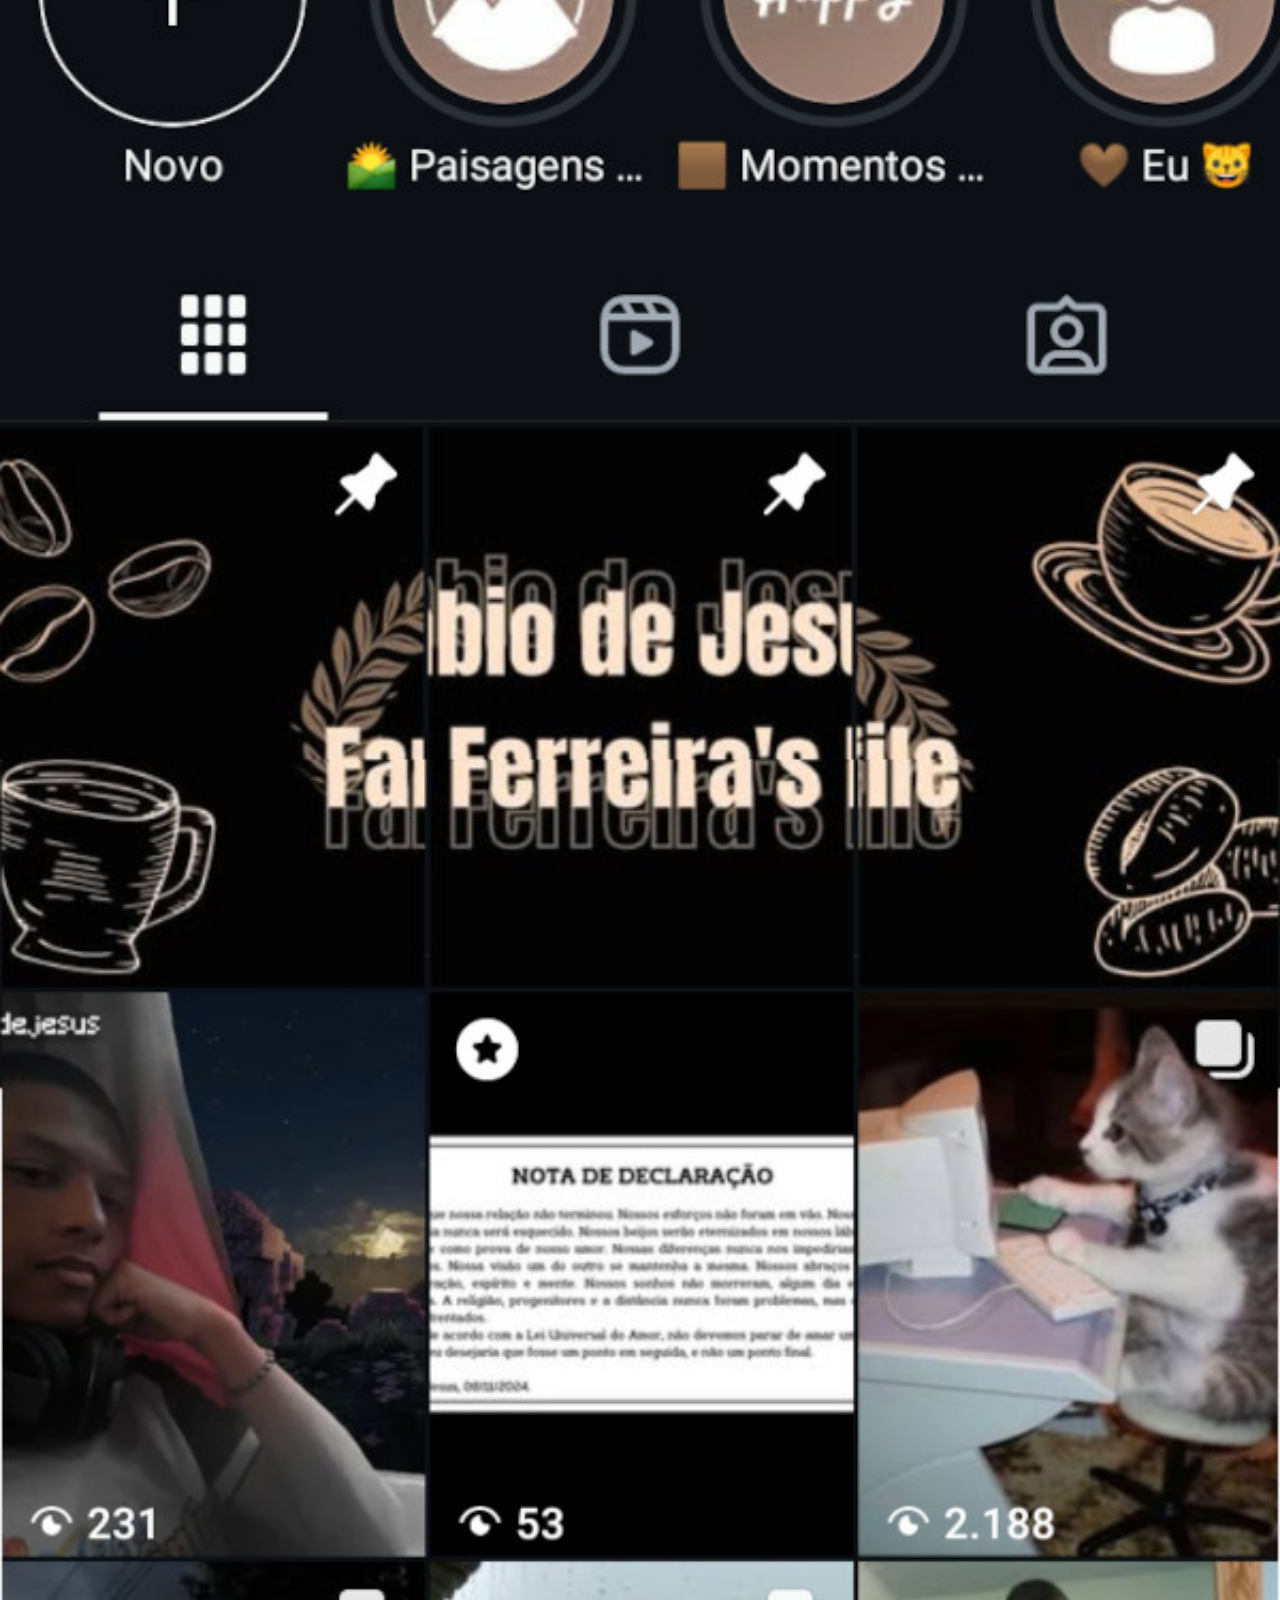
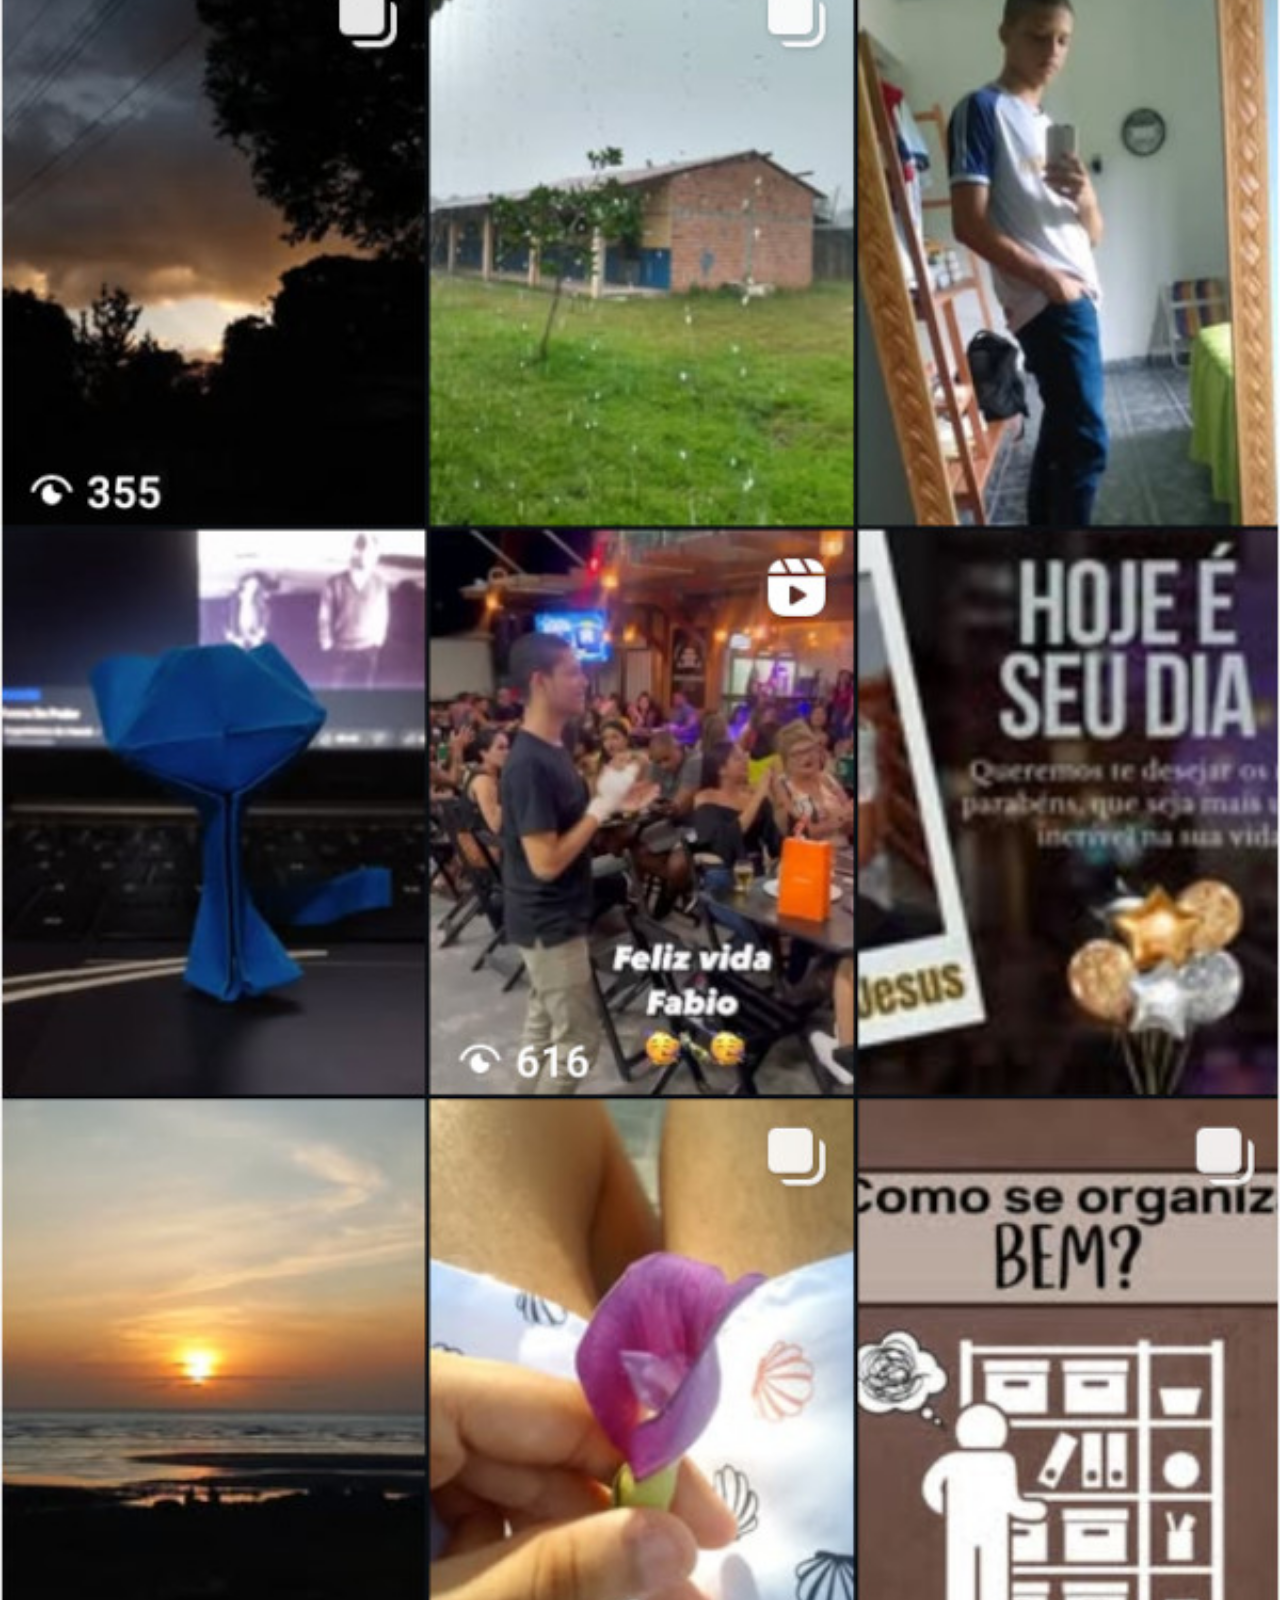
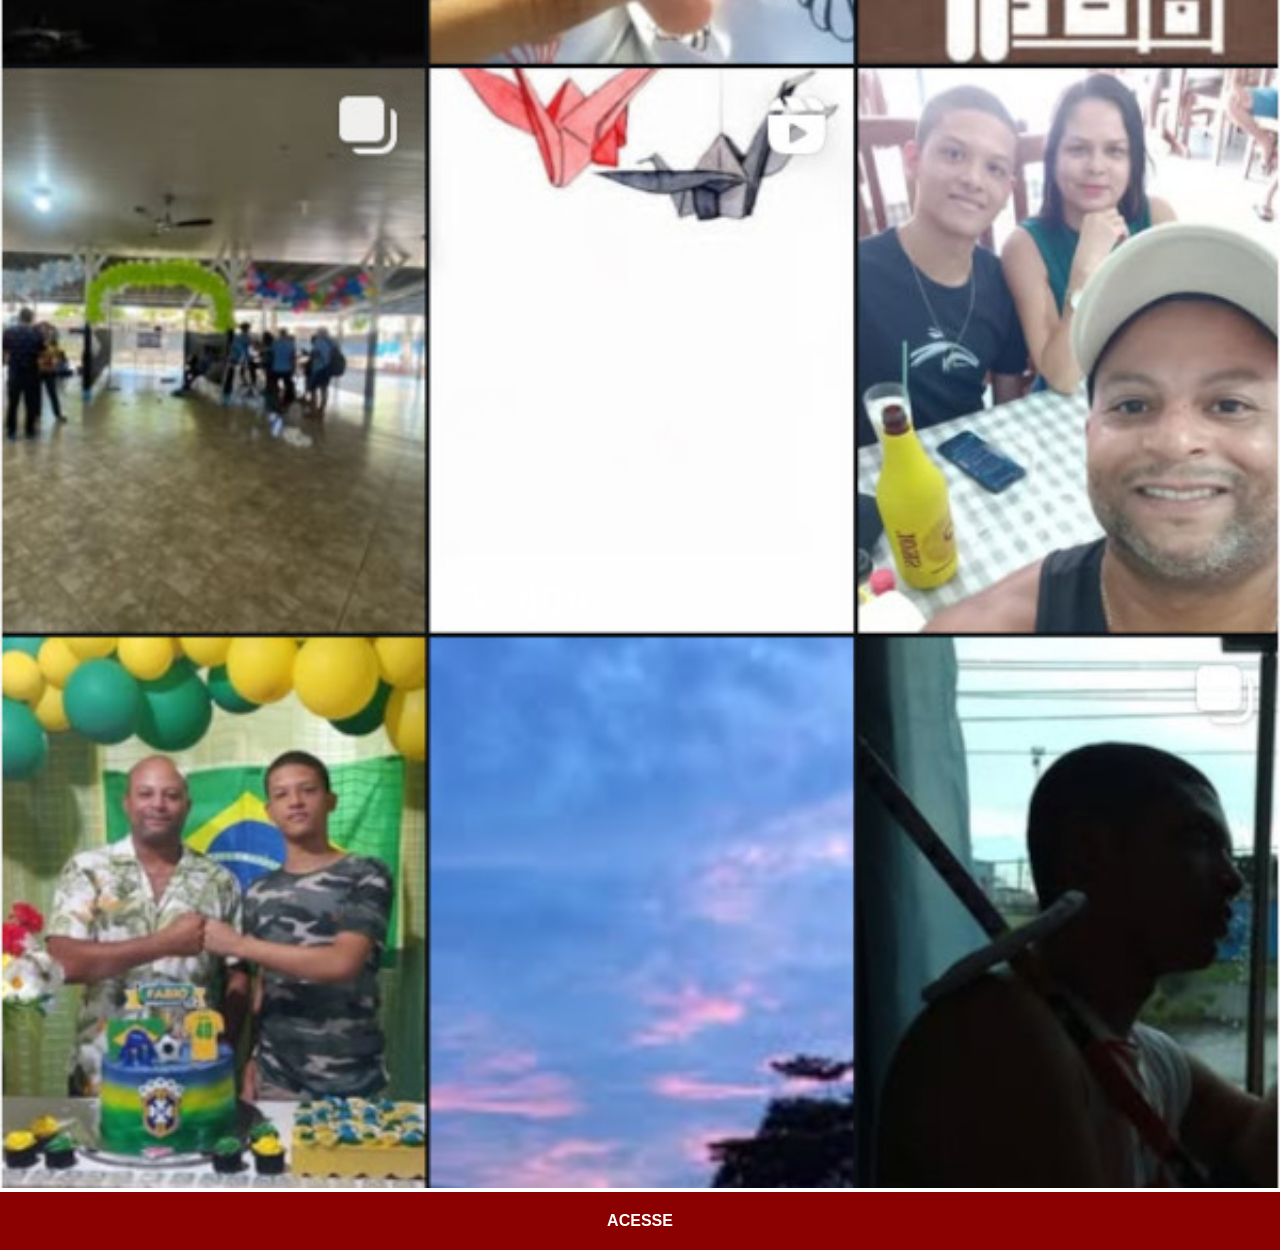
<file: pages/instagram.html>
<!DOCTYPE html>
<html lang="pt-br">
<head>
    <meta charset="UTF-8">
    <meta name="viewport" content="width=device-width, initial-scale=1.0">
    <title>Instagram</title>
    <link rel="stylesheet" href="../estilos/social.css">
</head>
<body>
    <img src="../imagens/tela-instagram.jpg" alt="Tela do Instagram">
    <a href="https://www.instagram.com/fabiojesusfferreira/" target="_blank">ACESSE</a>
</body>
</html>
</file>
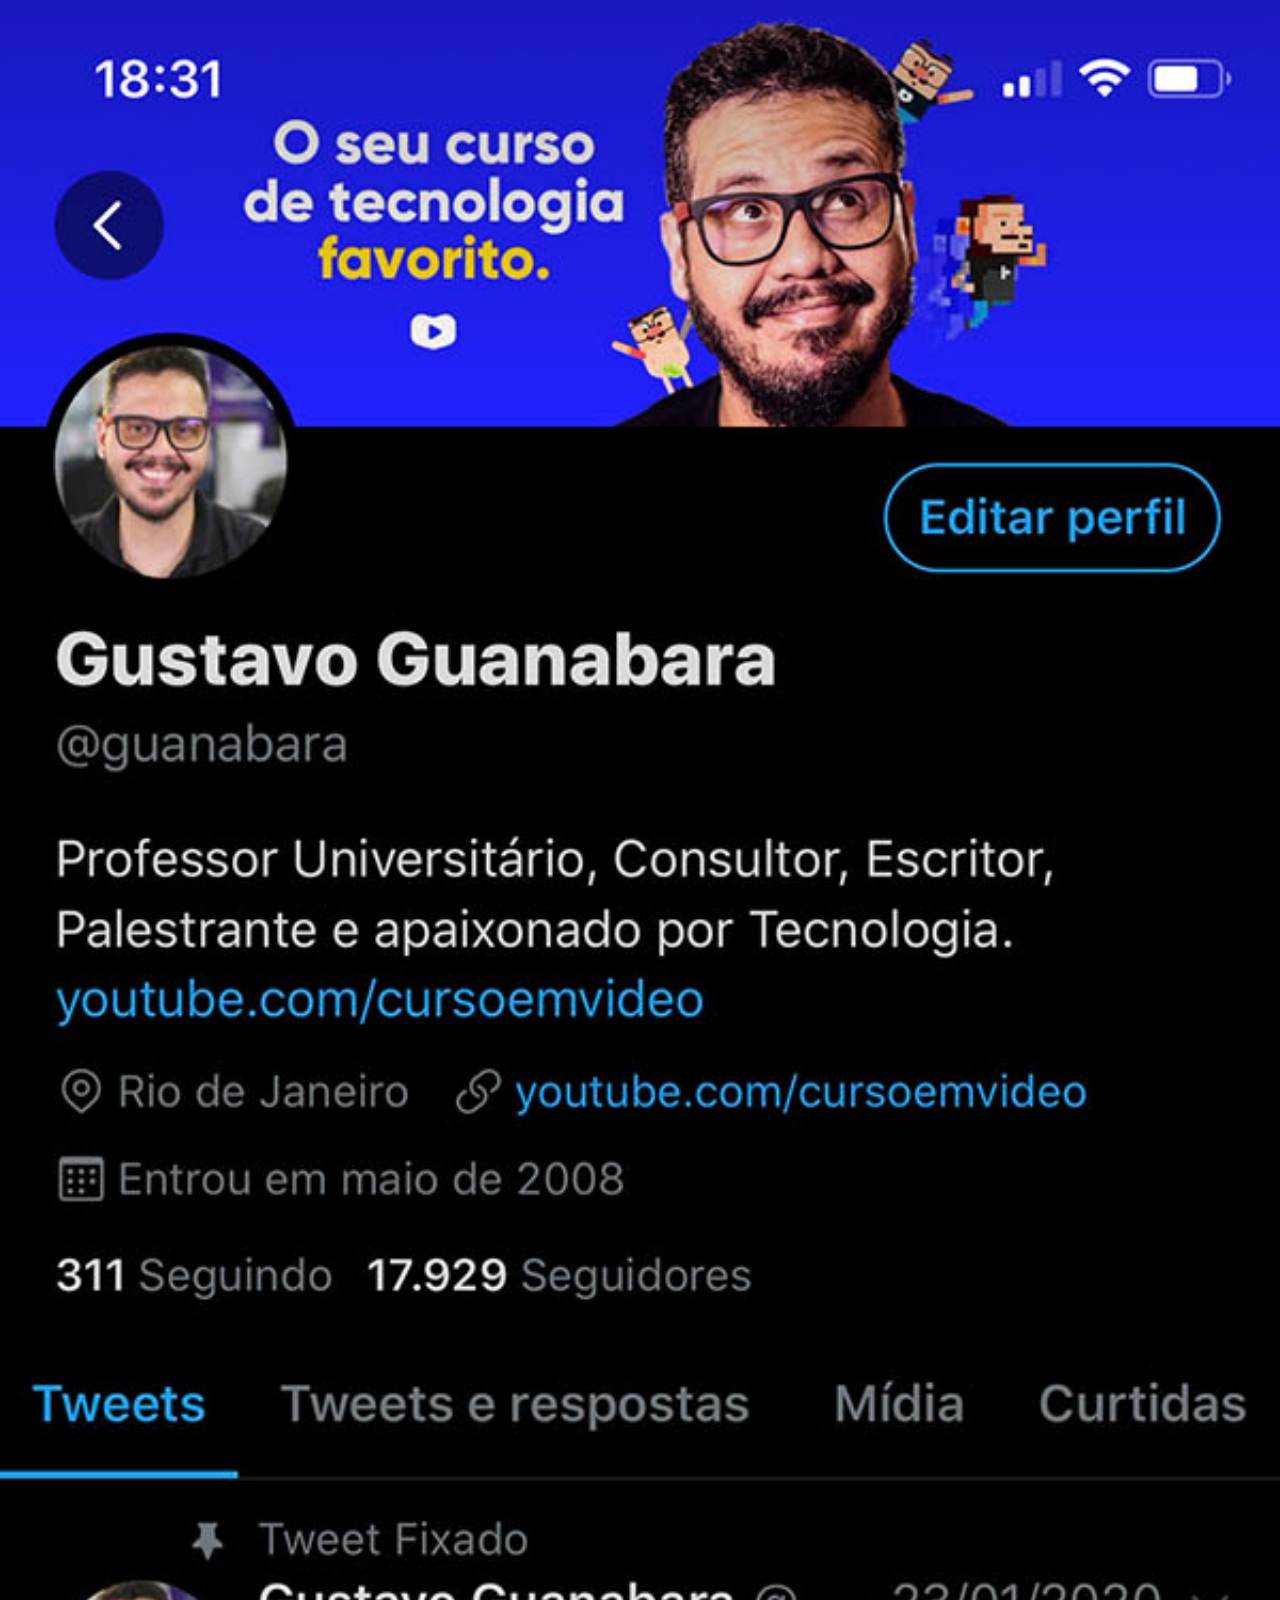
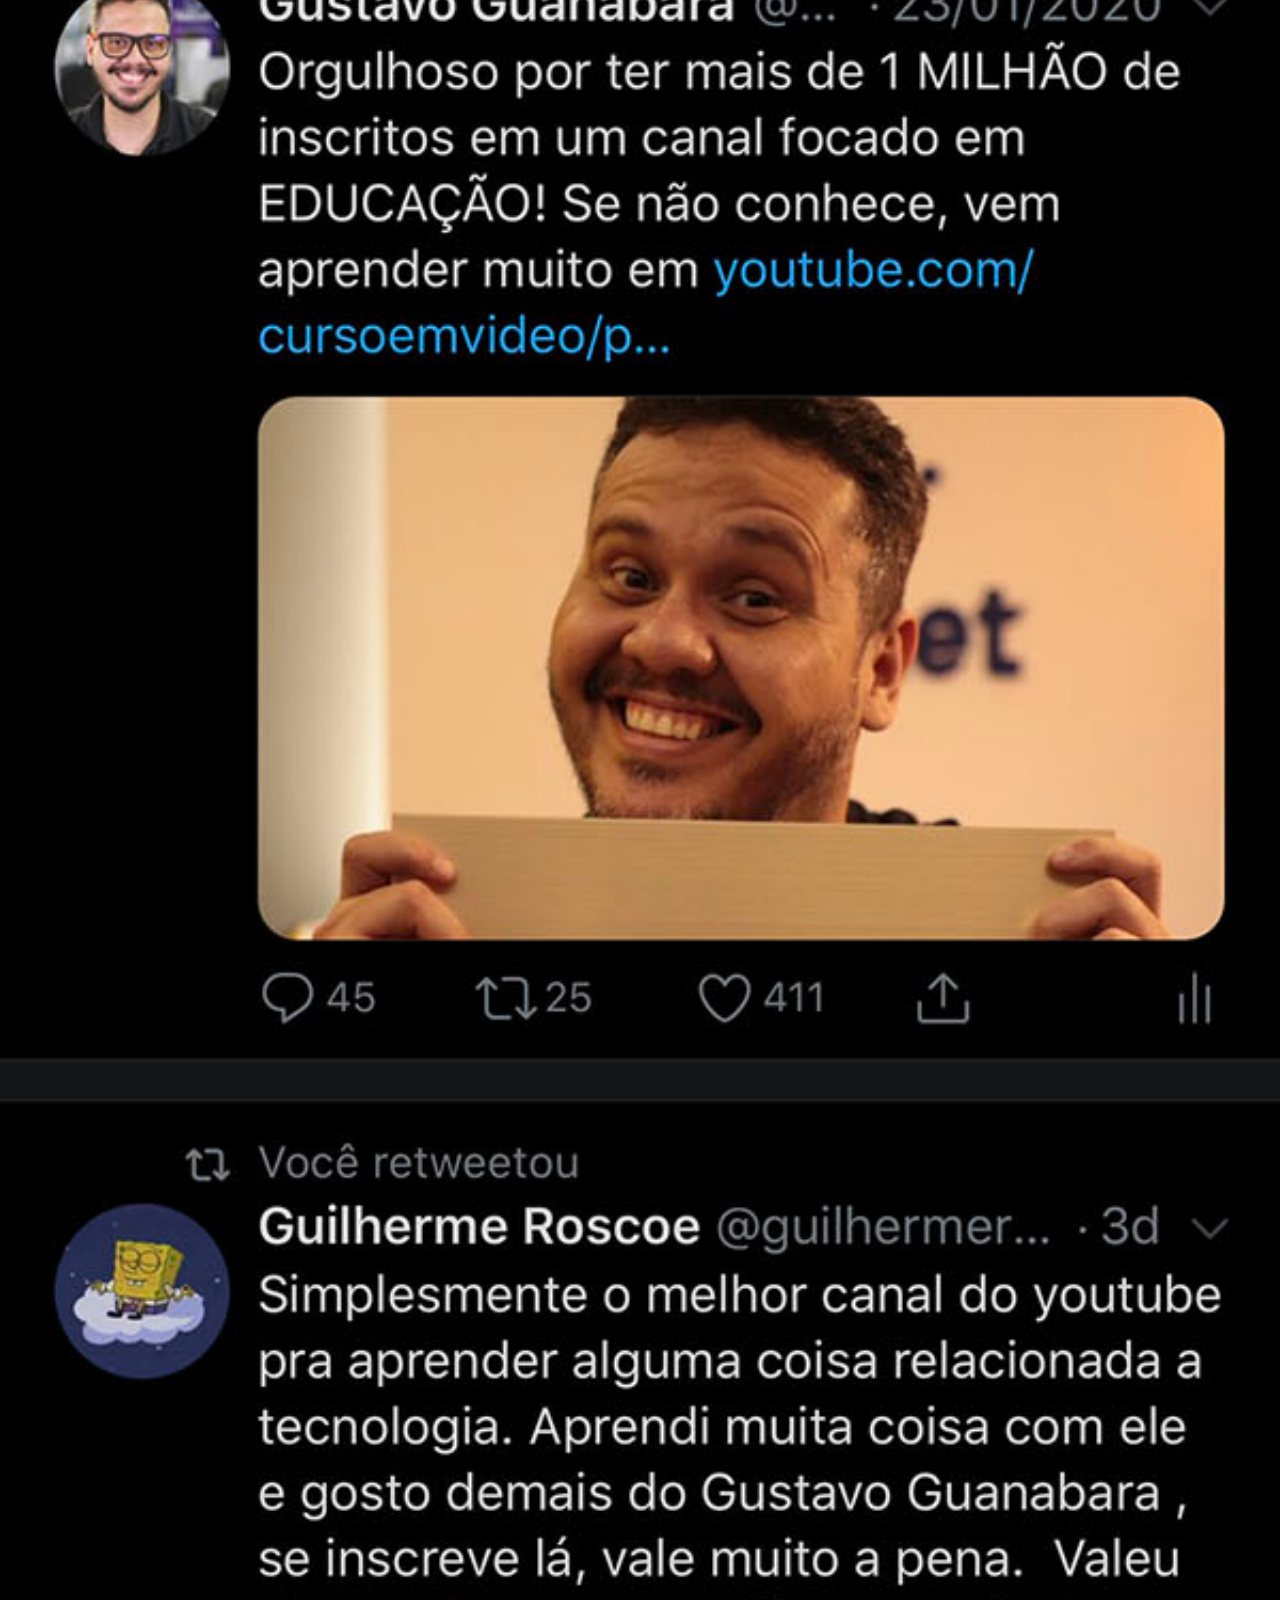
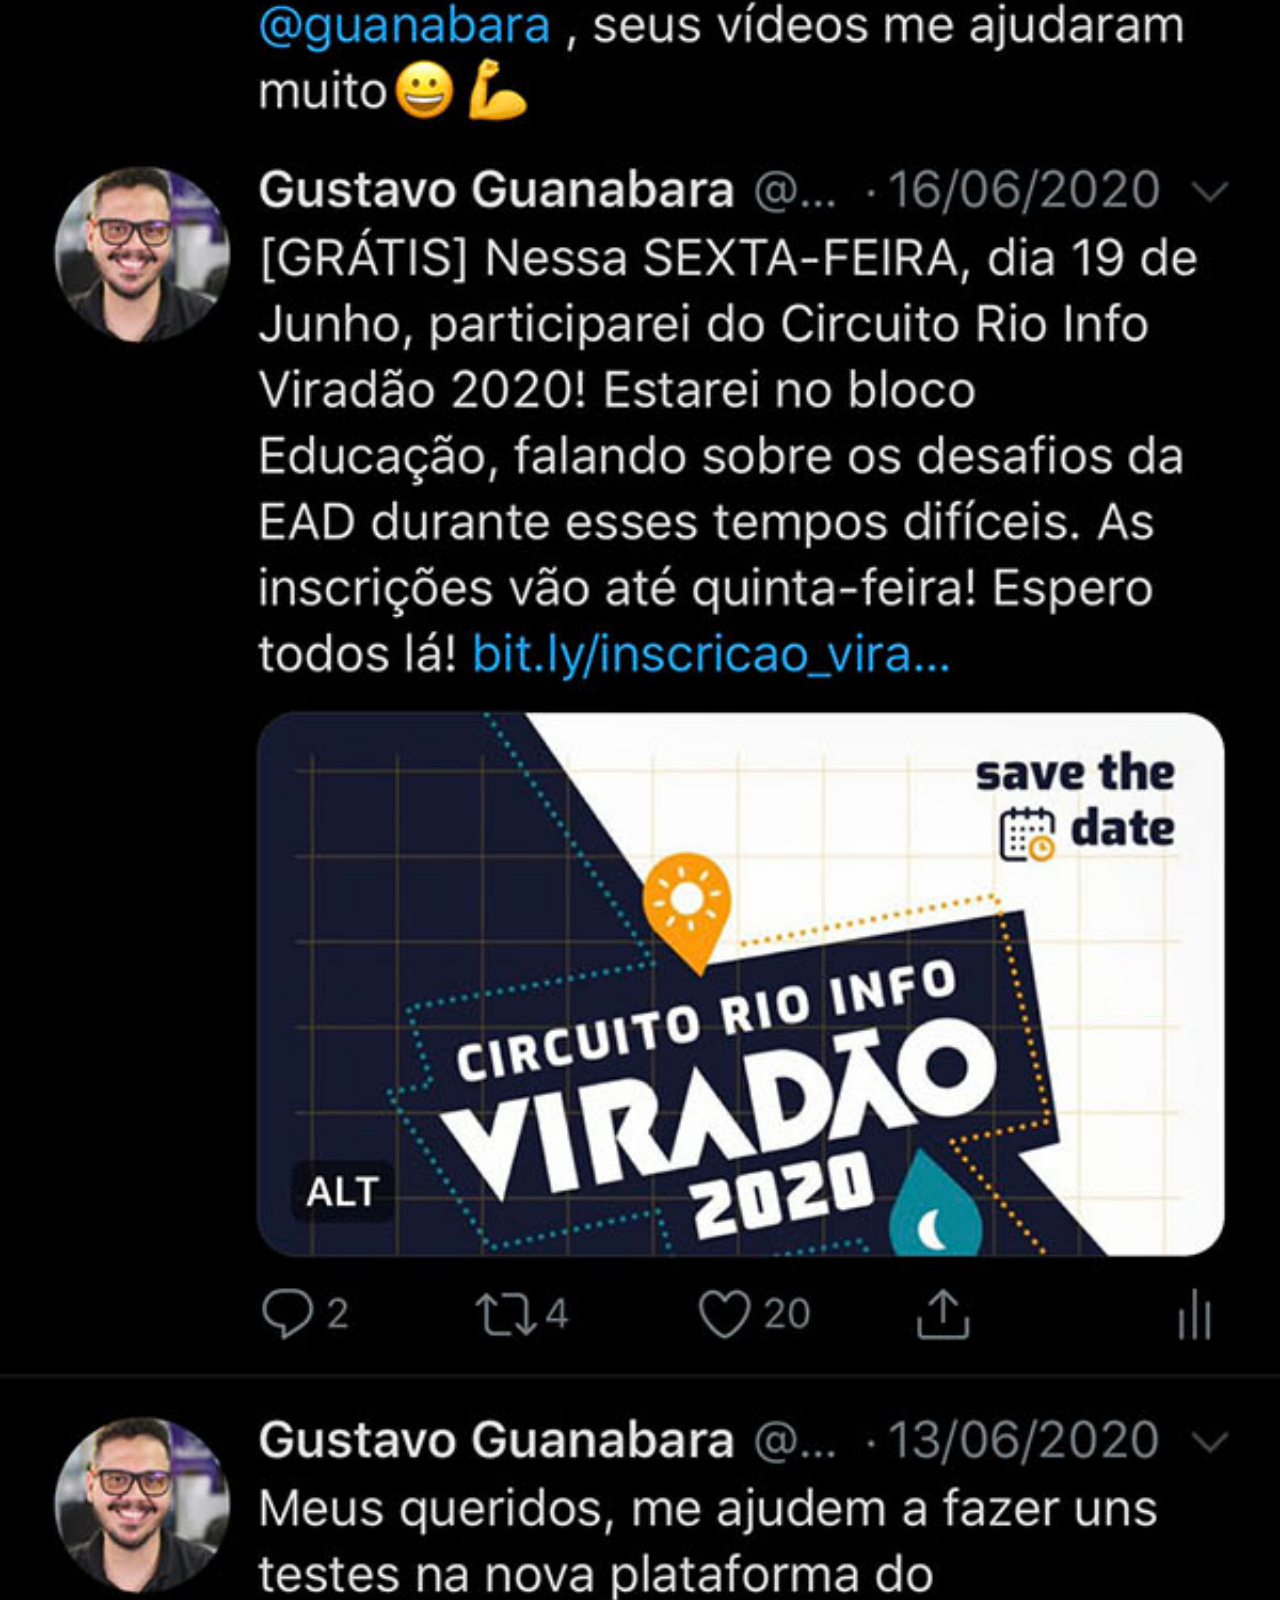
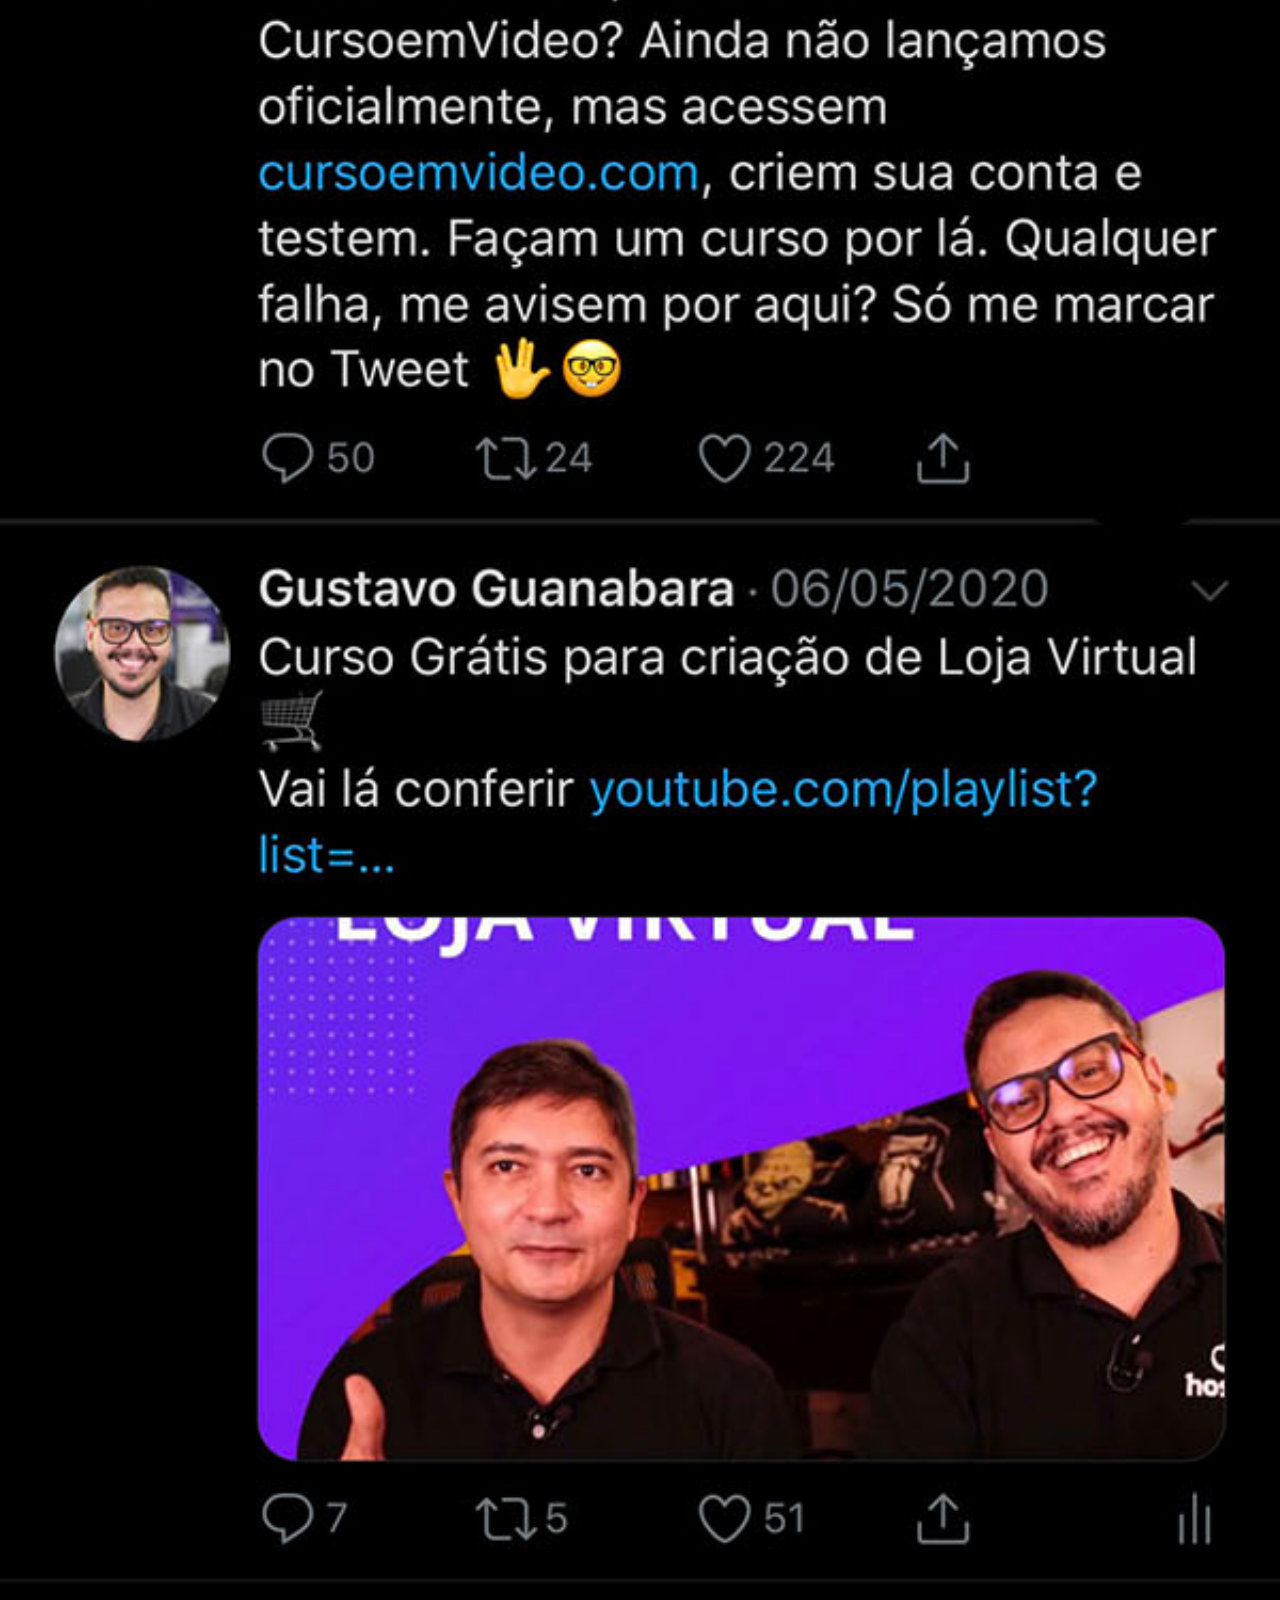
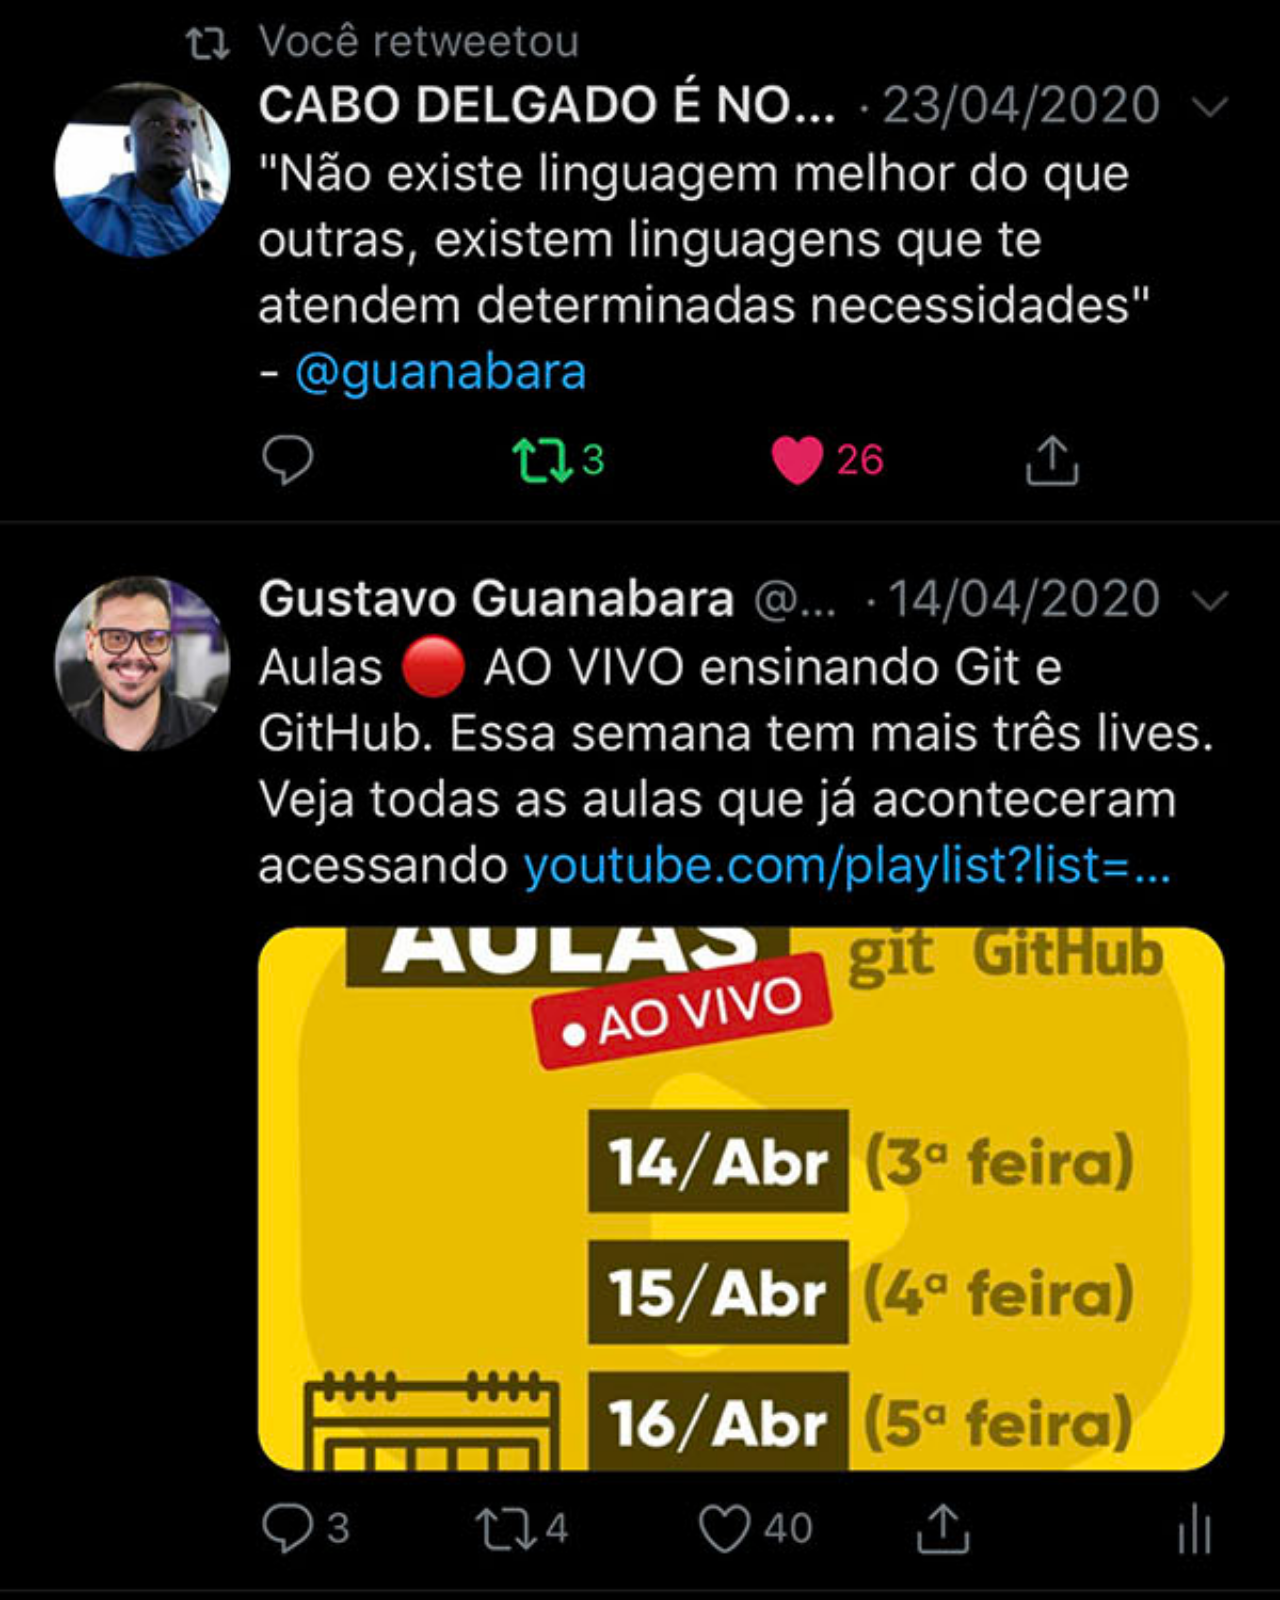
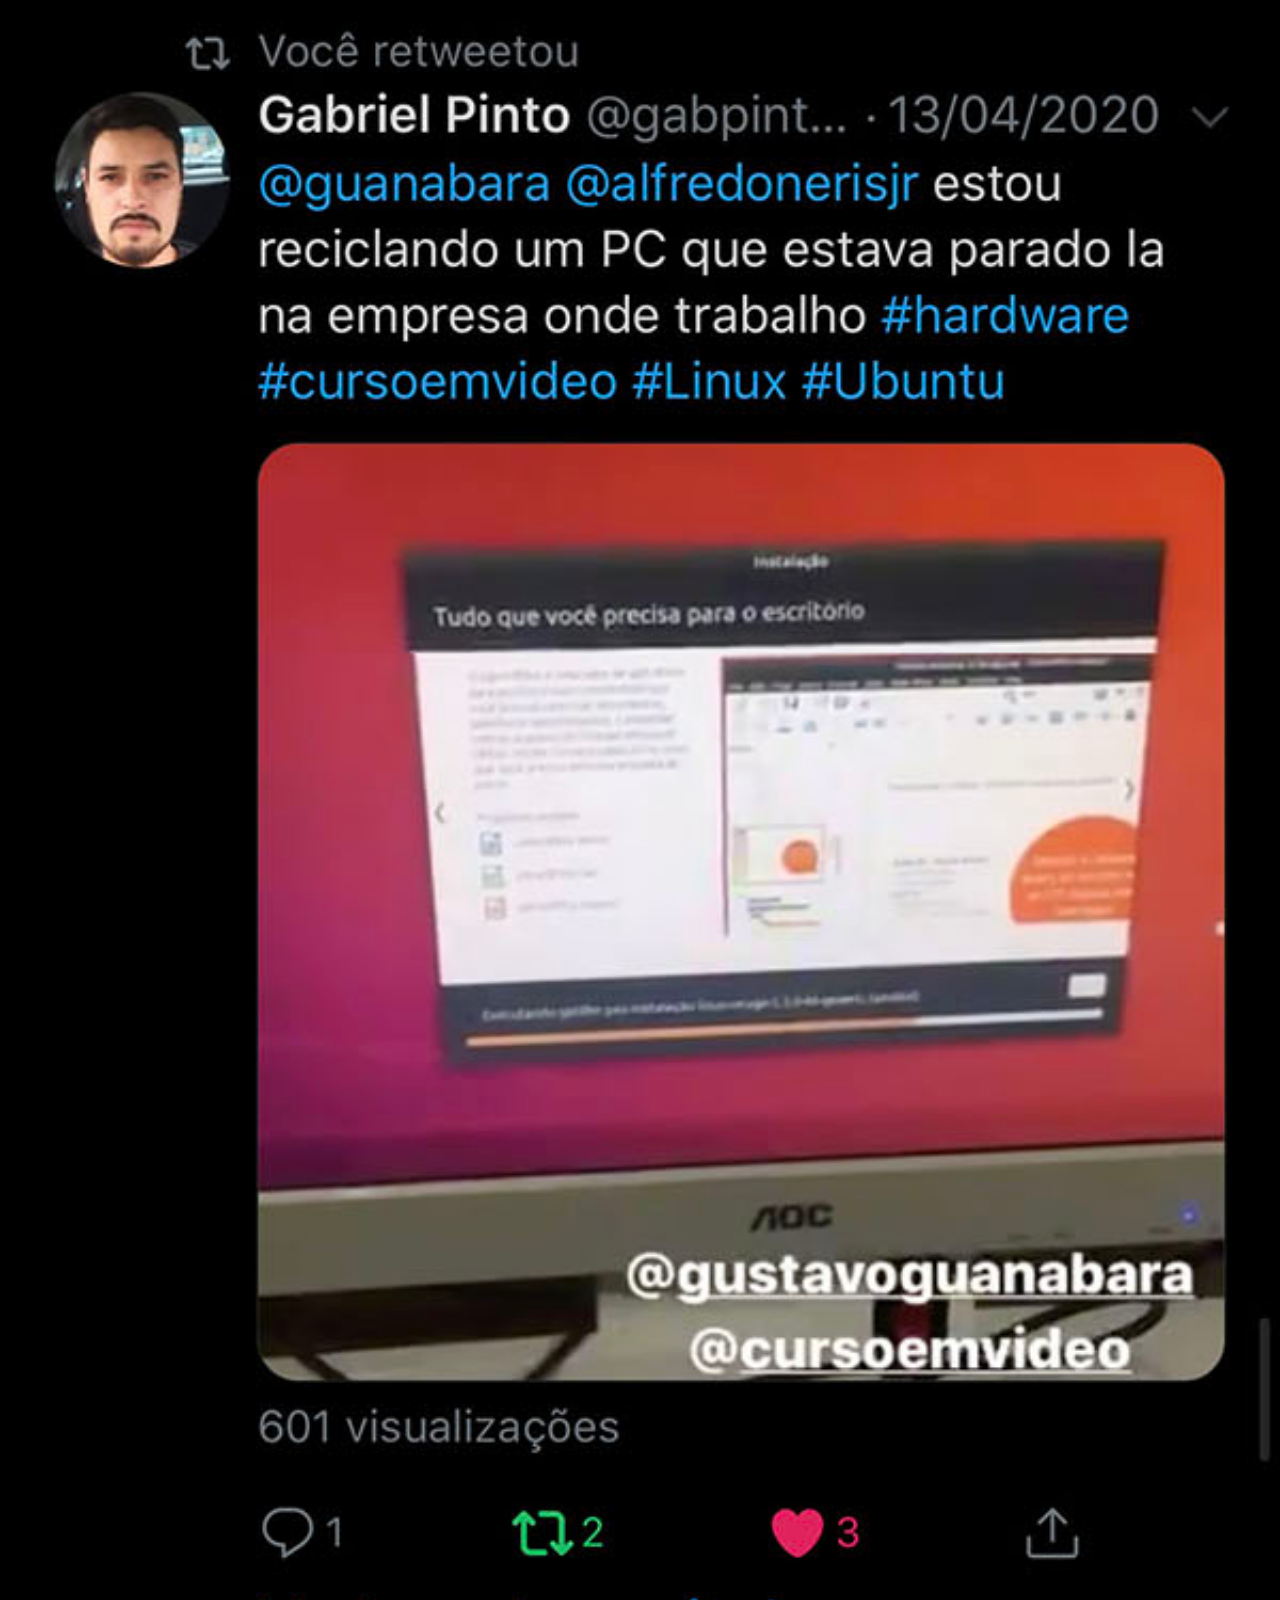
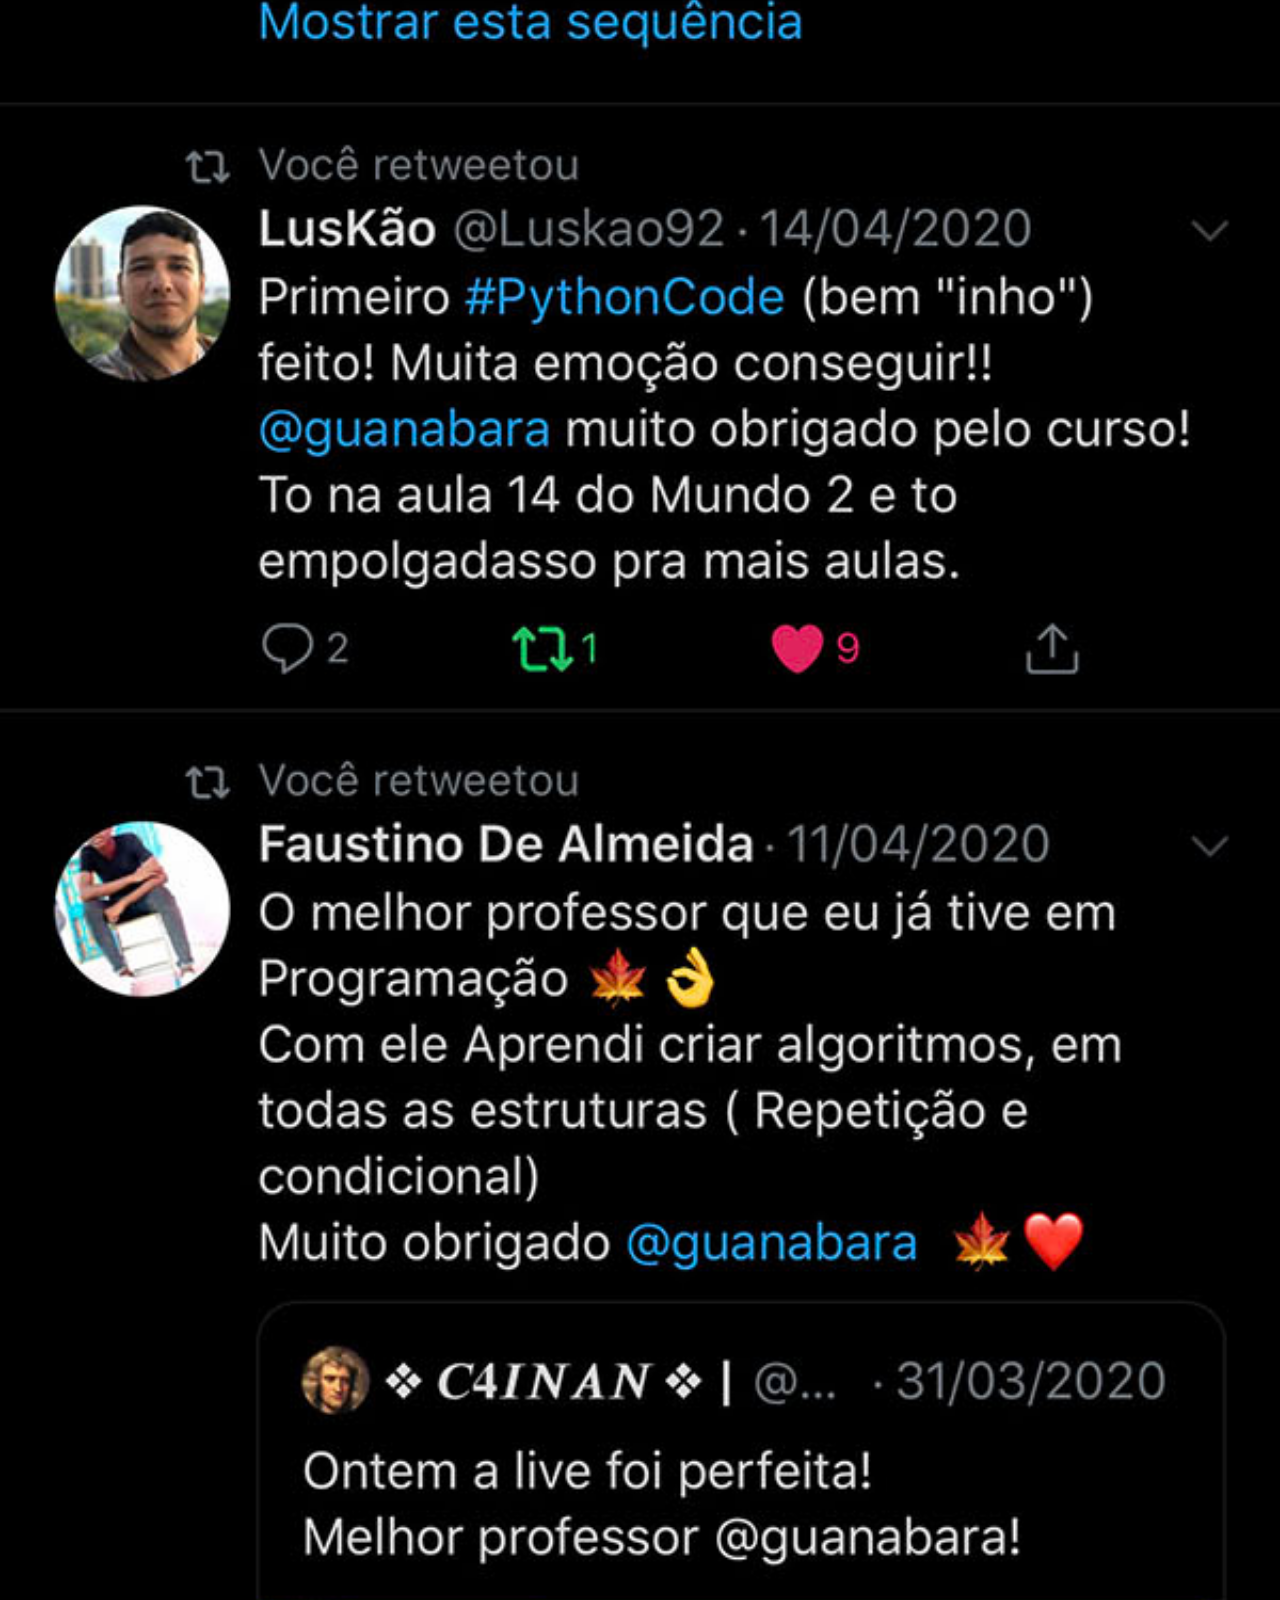
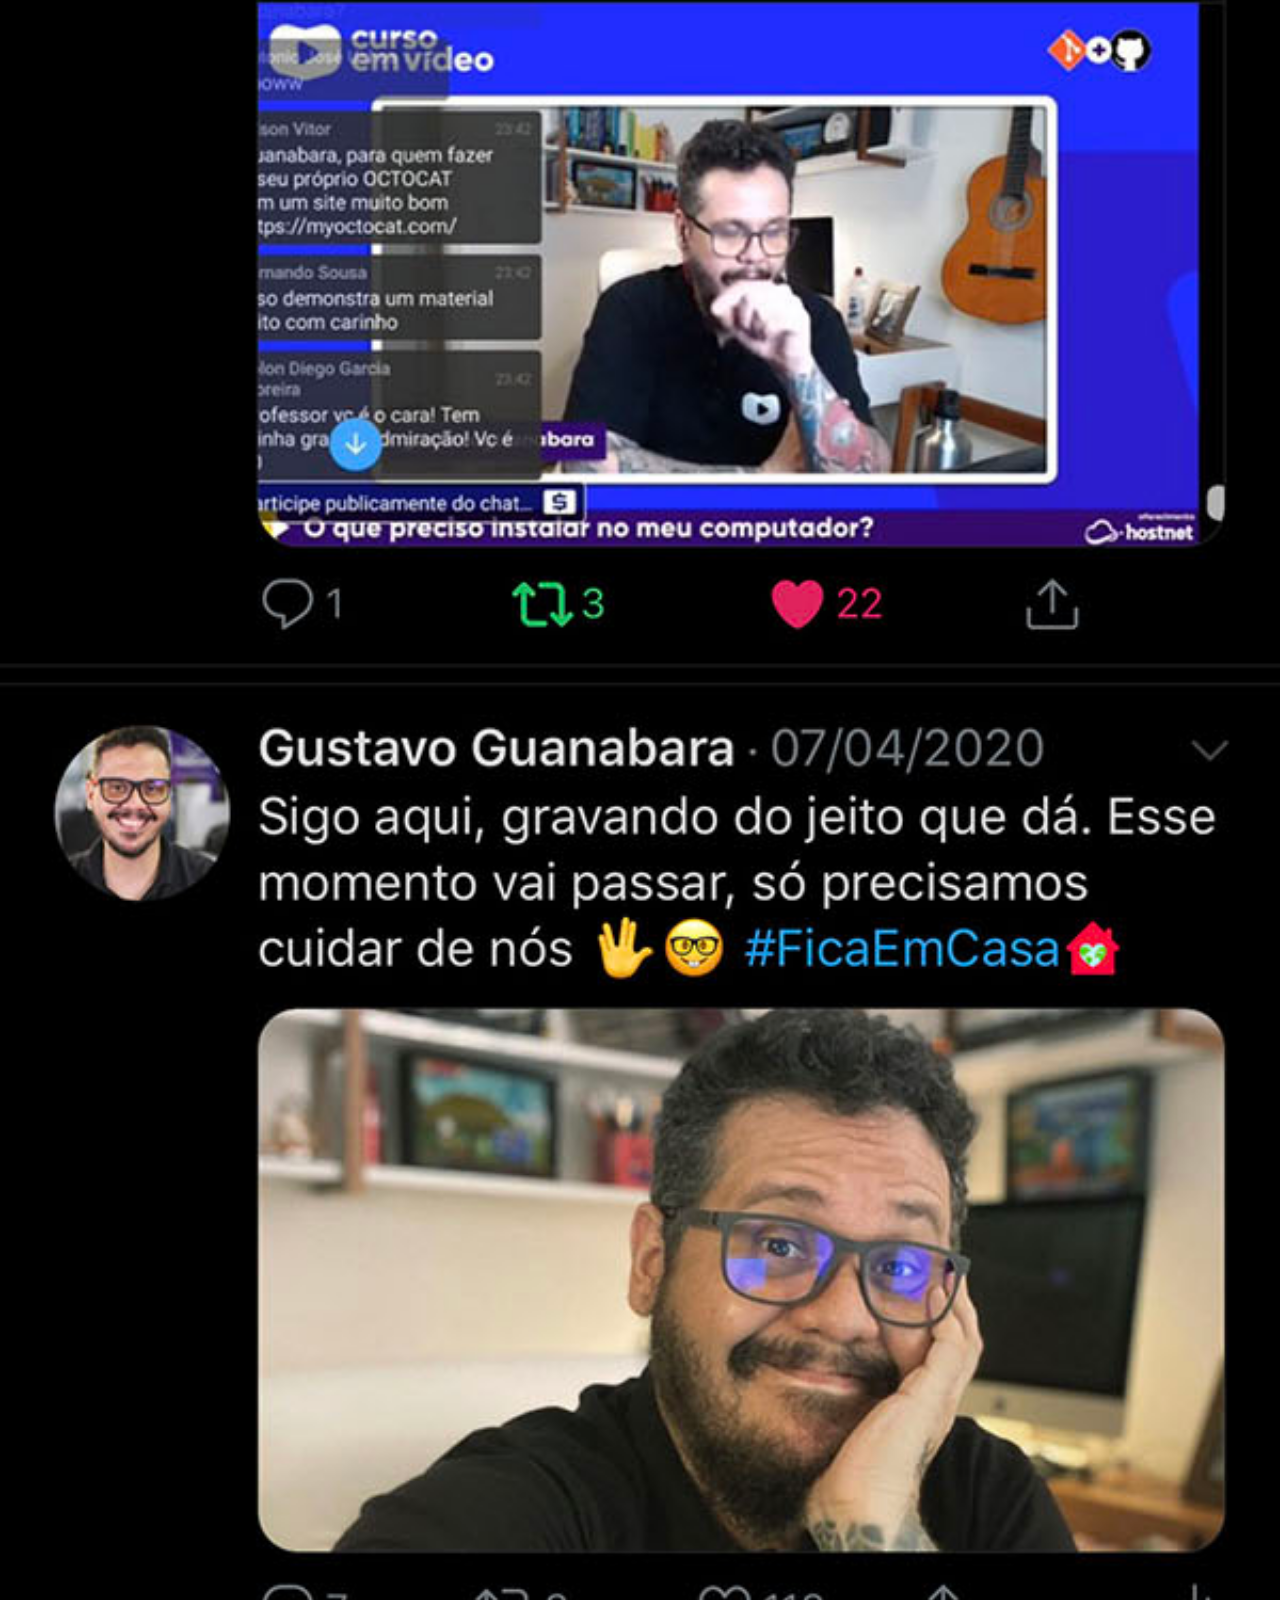
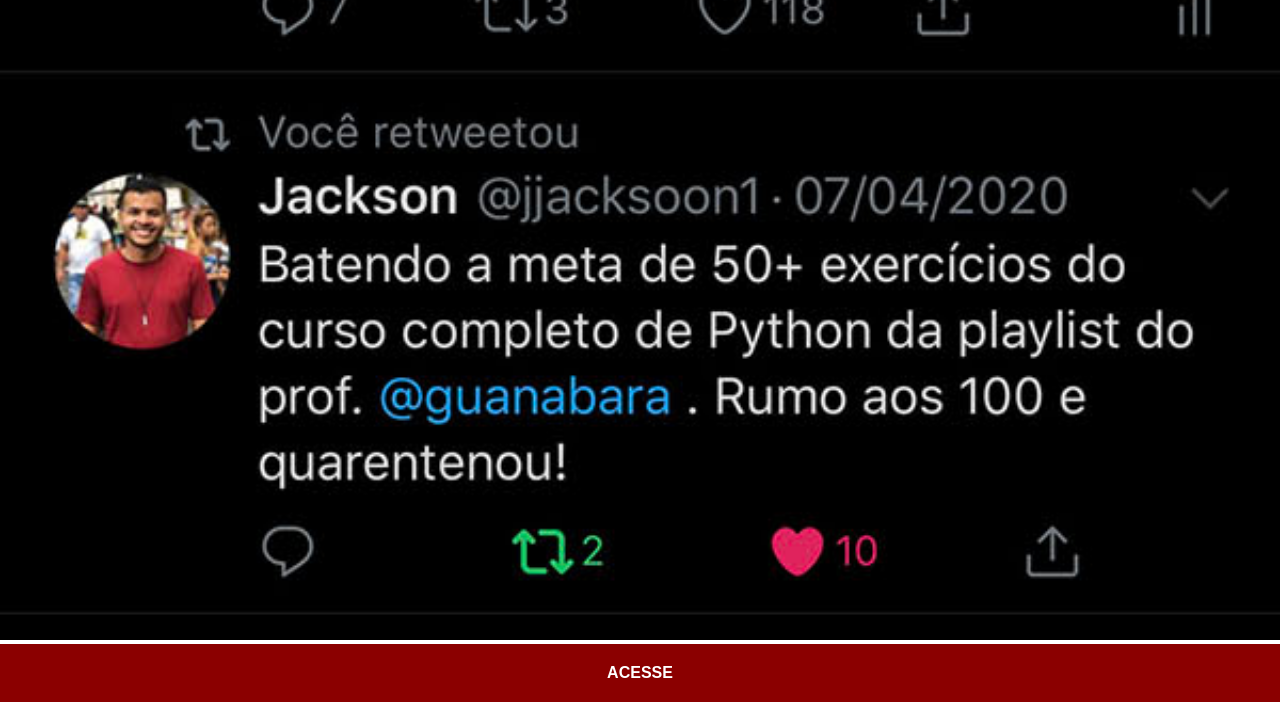
<file: pages/twitter.html>
<!DOCTYPE html>
<html lang="pt-br">
<head>
    <meta charset="UTF-8">
    <meta name="viewport" content="width=device-width, initial-scale=1.0">
    <title>Twitter</title>
    <link rel="stylesheet" href="../estilos/social.css">
</head>
<body>
    <img src="../imagens/tela-twitter.jpg" alt="Tela do Twitter">
    <a href="https://x.com/guanabara" target="_blank">ACESSE</a>
</body>
</html>
</file>
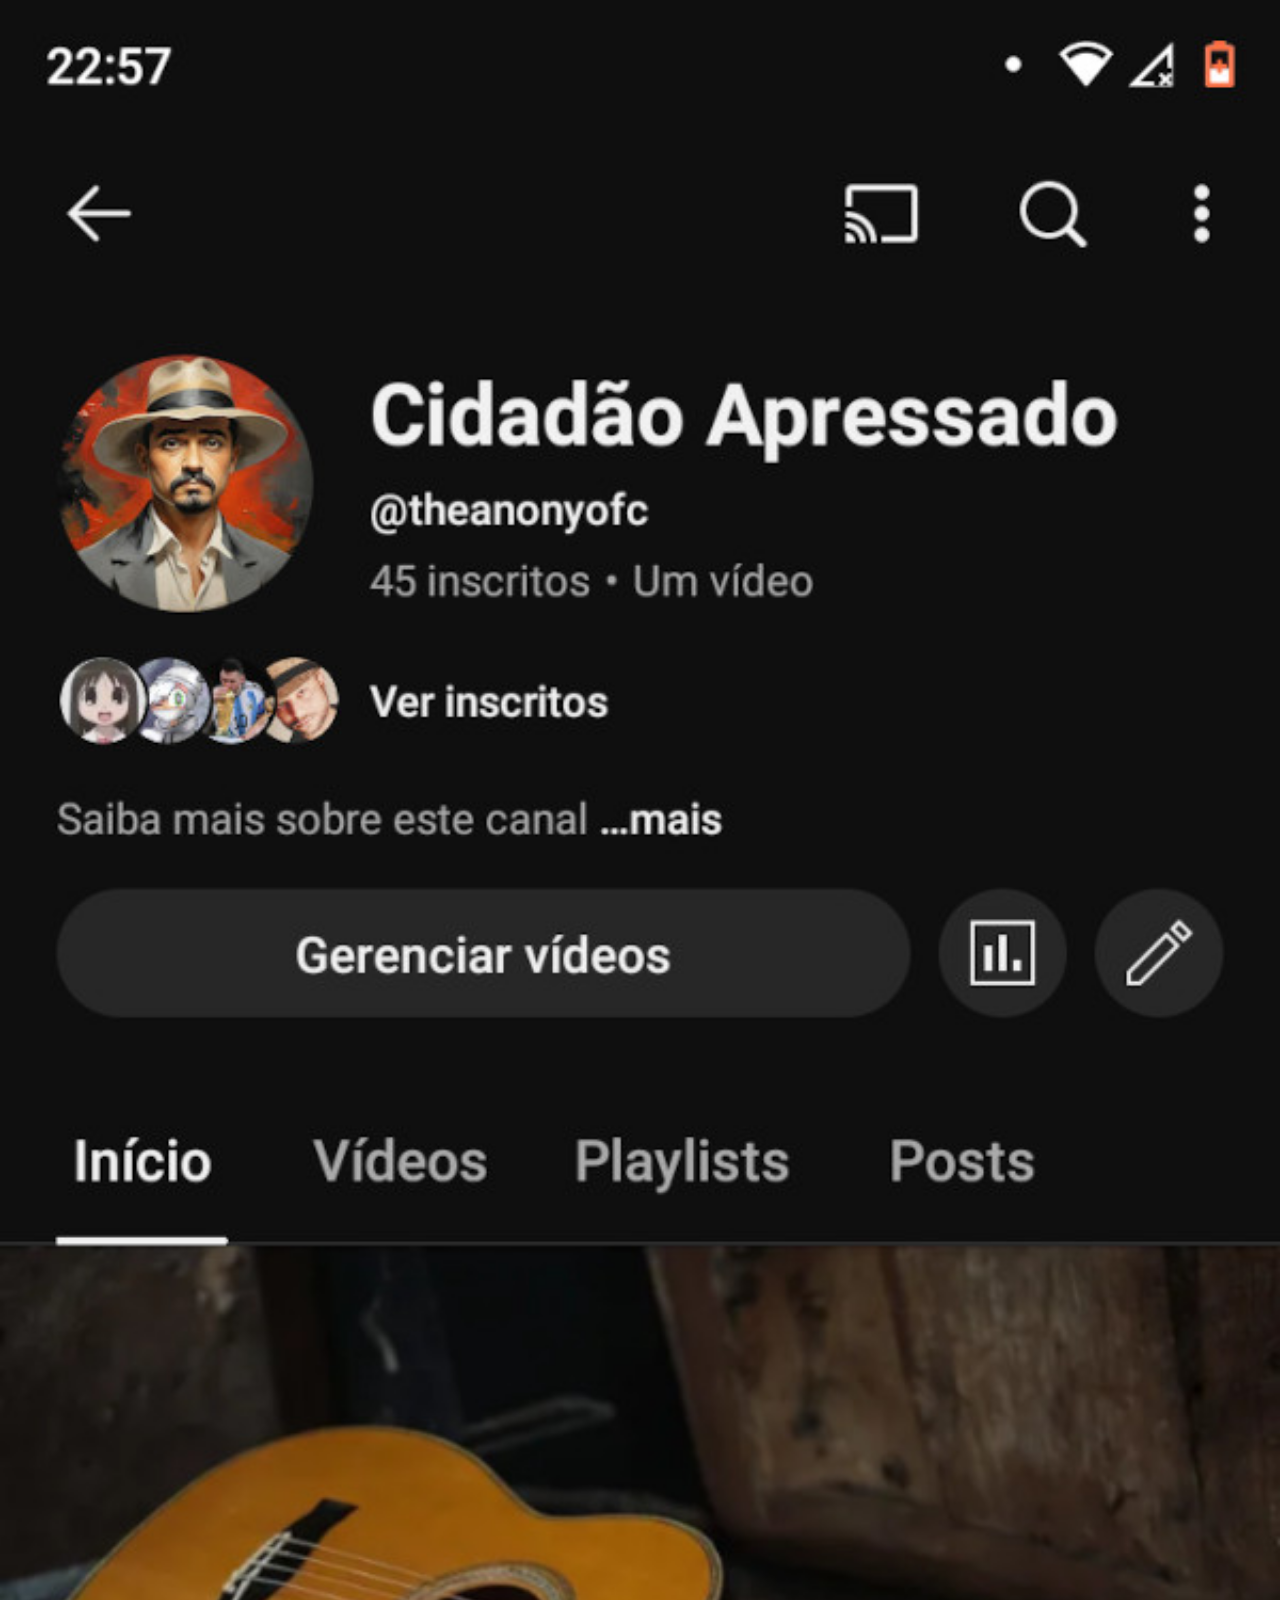
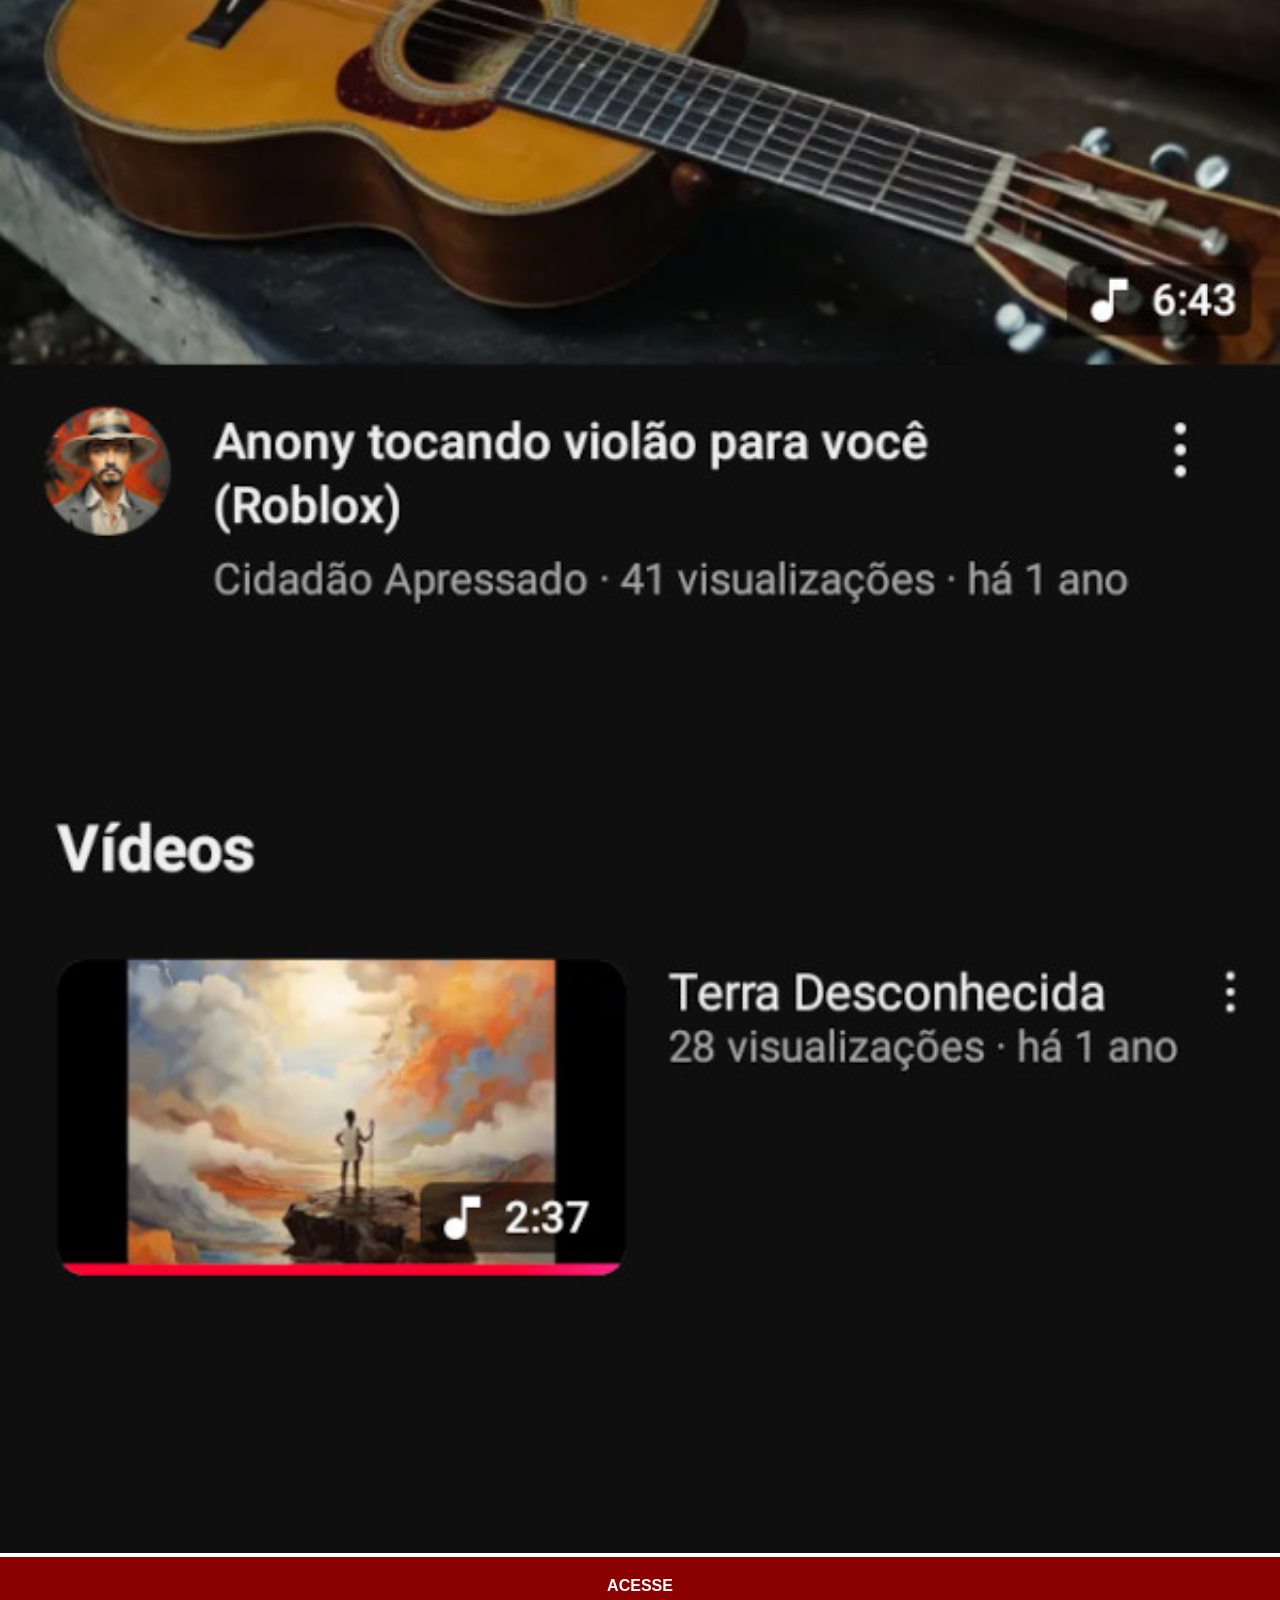
<file: pages/youtube.html>
<!DOCTYPE html>
<html lang="pt-br">
<head>
    <meta charset="UTF-8">
    <meta name="viewport" content="width=device-width, initial-scale=1.0">
    <title>Youtube</title>
    <link rel="stylesheet" href="../estilos/social.css">
</head>
<body>
    <img src="../imagens/tela-youtube.jpg" alt="Tela do Youtube">
    <a href="https://https://www.youtube.com/@theanonyofc" target="_blank">ACESSE</a>
</body>
</html>
</file>
<file: estilos/style.css>
@charset "UTF-8";

* {
  margin: 0px;
  padding: 0px;
  font-family: Arial, "Helvetica Neue", Helvetica, sans-serif;
}

html, body {
  height: 100vh;
  width: 100vw;
  background-color: #212121;
}

body {
    background: url(../imagens/fundo-madeira.jpg) no-repeat top center;
    background-size: cover;
    background-attachment: fixed;
}

main {
  position: relative;
  height: 100vh;
}

section#telefone {
  position: absolute;
  top: 50%;
  left: 50%;

  transform: translate(-50%, -50%);

  height: 627px;
  width: 311px;
  background: url(../imagens/frame-iphone.png) no-repeat;
}

iframe#tela {
    position: relative;
    top: 80px;
    left: 22px;
    width: 267px;
    height: 471px;
}

section#redes-sociais {
    text-align: center;
}

section#redes-sociais img {
    border-radius: 50%;
    margin: 7px 10px 0px;
    width: 50px;
    box-shadow: 2px 2px 6px #0000006f;
    box-sizing: border-box;
}

section#redes-sociais img:hover {
    border: 2px solid rgba(255, 255, 255, 0.541);
    transform: translate(-3px, -3px);
    box-shadow: 5px 5px 10px #0000009b;
    transition: transform .5s, border .5s;
}
</file>
<file: estilos/social.css>
@charset "UTF-8";

* {
    margin: 0px;
    padding: 0px;
    font-family: Arial, "Helvetica Neue", Helvetica, sans-serif;
}

::-webkit-scrollbar {
    width: 0px;
    height: 0px;
}

img {
    width: 100vw;
}

a:hover {
    background-color: red;
    text-decoration: underline;
}

a {
    display: block;
    background-color: darkred;
    color: white;
    padding: 20px;
    text-align: center;
    font-weight: bolder;
    text-decoration: none;
}
</file>
